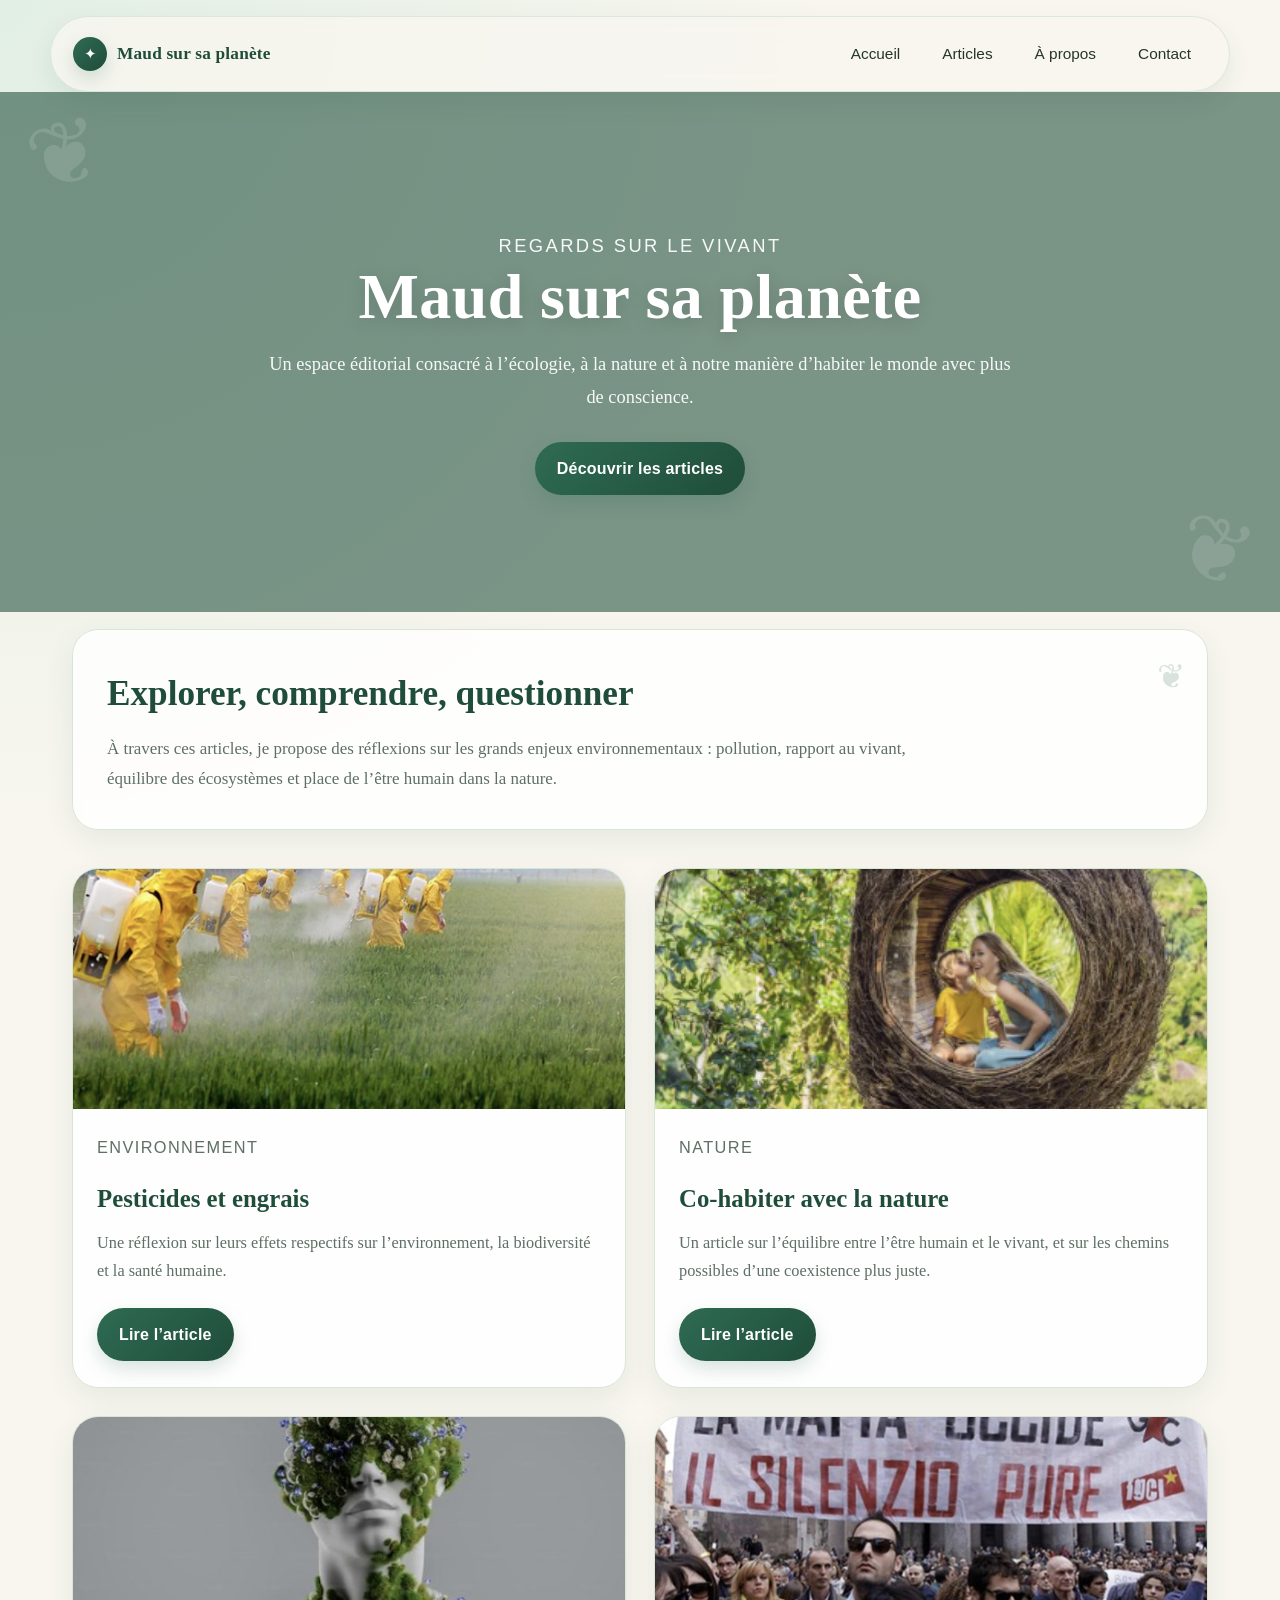
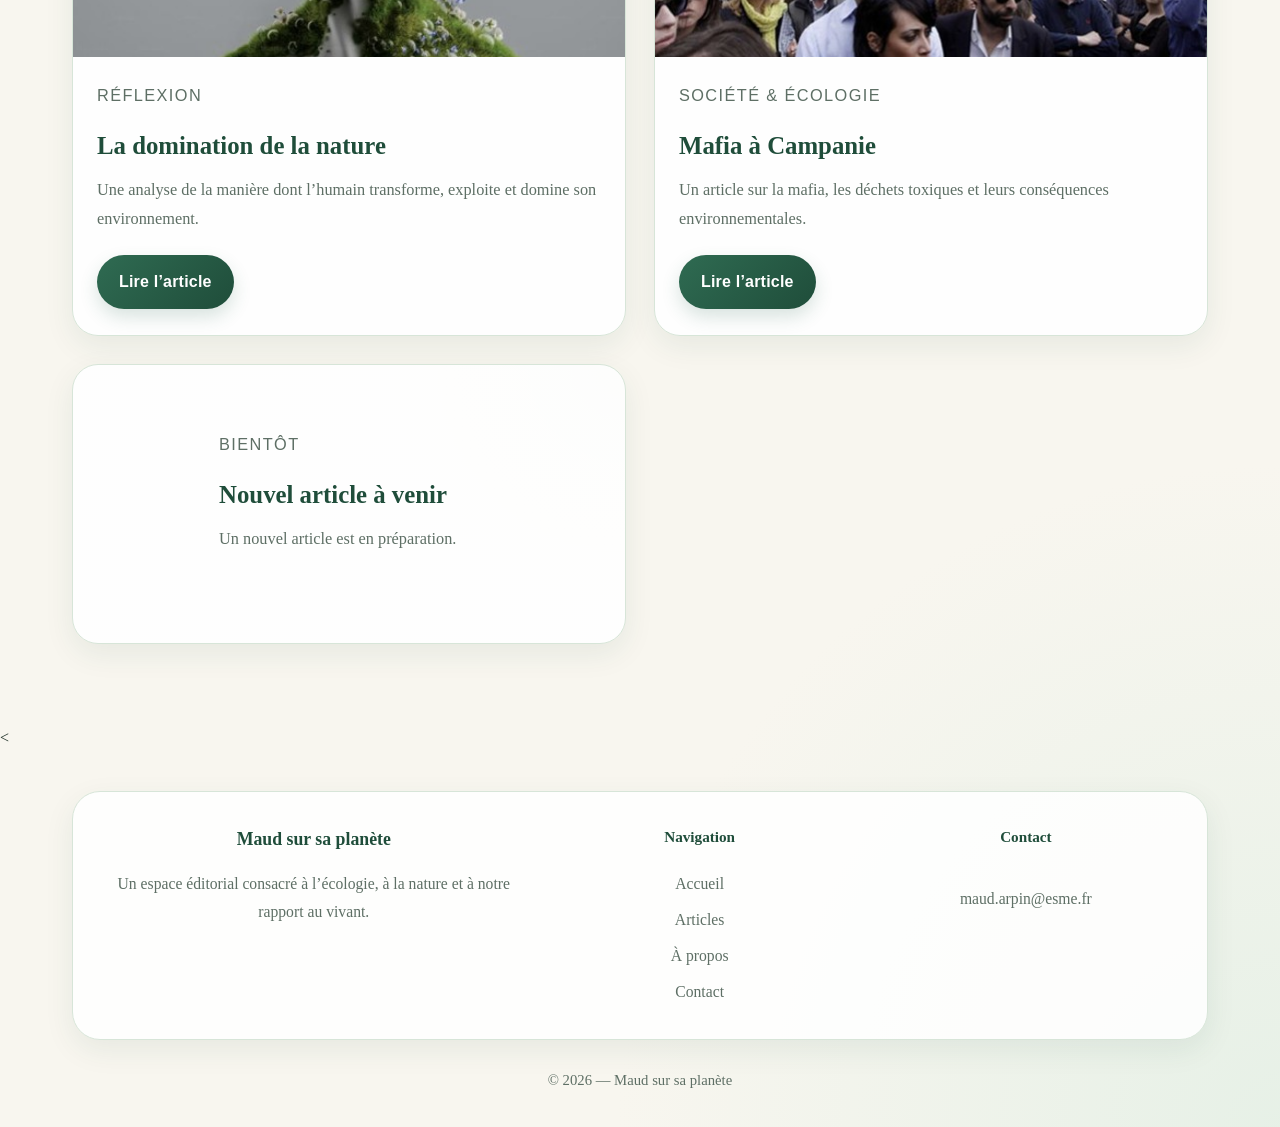
<file: index.html>
<!DOCTYPE html>
<html lang="fr">
<head>
  <meta charset="UTF-8" />
  <meta name="viewport" content="width=device-width, initial-scale=1.0" />

  <title>Maud sur sa planète | Articles sur l’environnement, la nature et l’écologie</title>
  <meta name="description" content="Découvrez des articles clairs et engagés sur l’environnement, la nature, l’écologie, les pesticides, les engrais et notre rapport au vivant." />
  <meta name="robots" content="index, follow" />
  <meta name="author" content="Maud" />

  <link rel="canonical" href="https://maudsursaplanete.github.io/Notre-planete/" />

  <meta property="og:title" content="Maud sur sa planète" />
  <meta property="og:description" content="Articles sur l’environnement, la nature et l’écologie." />
  <meta property="og:type" content="website" />
  <meta property="og:url" content="https://maudsursaplanete.github.io/Notre-planete/" />
  <meta property="og:image" content="https://maudsursaplanete.github.io/Notre-planete/images/pesticide-engrais.png" />

  <link rel="stylesheet" href="style.css?v=2" />
</head>

<body>

  <header class="site-header">
  <div class="header-container">
    <a href="index.html" class="site-brand">
      <span class="brand-mark">✦</span>
      <span class="brand-text">Maud sur sa planète</span>
    </a>

    <nav class="site-nav">
      <a href="index.html">Accueil</a>
      <a href="index.html#articles">Articles</a>
      <a href="apropos.html">À propos</a>
      <a href="contact.html">Contact</a>
    </nav>
  </div>
</header>

  <header class="hero">
    <div class="overlay">
      <p class="hero-kicker">Regards sur le vivant</p>
      <h1>Maud sur sa planète</h1>
      <p>
        Un espace éditorial consacré à l’écologie, à la nature et à notre manière
        d’habiter le monde avec plus de conscience.
      </p>
      <a href="#articles" class="btn hero-btn">Découvrir les articles</a>
    </div>
  </header>

  <main class="home">

    <section class="intro">
      <h2>Explorer, comprendre, questionner</h2>
      <p>
        À travers ces articles, je propose des réflexions sur les grands enjeux
        environnementaux : pollution, rapport au vivant, équilibre des écosystèmes
        et place de l’être humain dans la nature.
      </p>
    </section>

    <section class="articles-grid" id="articles">

      <article class="article-card">
        <img src="images/pesticide-engrais.png" alt="Pesticides et engrais" class="card-image" />
        <div class="article-card-content">
          <p class="card-tag">Environnement</p>
          <h3>Pesticides et engrais</h3>
          <p>
            Une réflexion sur leurs effets respectifs sur l’environnement, la biodiversité
            et la santé humaine.
          </p>
          <a href="articles/pesticide-et-engrais.html" class="btn">Lire l’article</a>
        </div>
      </article>

      <article class="article-card">
        <img src="images/cohabitation-nature.png" alt="Co-habiter avec la nature" class="card-image" />
        <div class="article-card-content">
          <p class="card-tag">Nature</p>
          <h3>Co-habiter avec la nature</h3>
          <p>
            Un article sur l’équilibre entre l’être humain et le vivant, et sur les
            chemins possibles d’une coexistence plus juste.
          </p>
          <a href="articles/co-habiter-avec-la-nature.html" class="btn">Lire l’article</a>
        </div>
      </article>

      <article class="article-card">
        <img src="images/domination-nature.jpg" alt="La domination de la nature" class="card-image" />
        <div class="article-card-content">
          <p class="card-tag">Réflexion</p>
          <h3>La domination de la nature</h3>
          <p>
            Une analyse de la manière dont l’humain transforme, exploite et domine
            son environnement.
          </p>
          <a href="articles/la-domination-de-la-nature.html" class="btn">Lire l’article</a>
        </div>
      </article>

      <article class="article-card">
        <img src="images/mafia.jpg" alt="Mafia à Campanie" class="card-image" />
        <div class="article-card-content">
          <p class="card-tag">Société & écologie</p>
          <h3>Mafia à Campanie</h3>
          <p>
            Un article sur la mafia, les déchets toxiques et leurs conséquences
            environnementales.
          </p>
          <a href="articles/mafia-a-Campanie.html" class="btn">Lire l’article</a>
        </div>
      </article>

      <article class="article-card article-card-soon">
        <div class="article-card-content">
          <p class="card-tag">Bientôt</p>
          <h3>Nouvel article à venir</h3>
          <p>
            Un nouvel article est en préparation. 
          </p>
        </div>
      </article>

    </section>

  </main>

  <<footer class="site-footer">
  <div class="footer-container">
    <div class="footer-brand">
      <h3>Maud sur sa planète</h3>
      <p>
        Un espace éditorial consacré à l’écologie, à la nature et à notre rapport au vivant.
      </p>
    </div>

    <div class="footer-links">
      <h4>Navigation</h4>
      <a href="index.html">Accueil</a>
      <a href="index.html#articles">Articles</a>
      <a href="apropos.html">À propos</a>
      <a href="contact.html">Contact</a>
    </div>

    <div class="footer-links">
      <h4>Contact</h4>
      <p>maud.arpin@esme.fr</p>
    </div>
  </div>

  <div class="footer-bottom">
    <p>© 2026 — Maud sur sa planète</p>
  </div>
</footer>

</body>
</html>
</file>
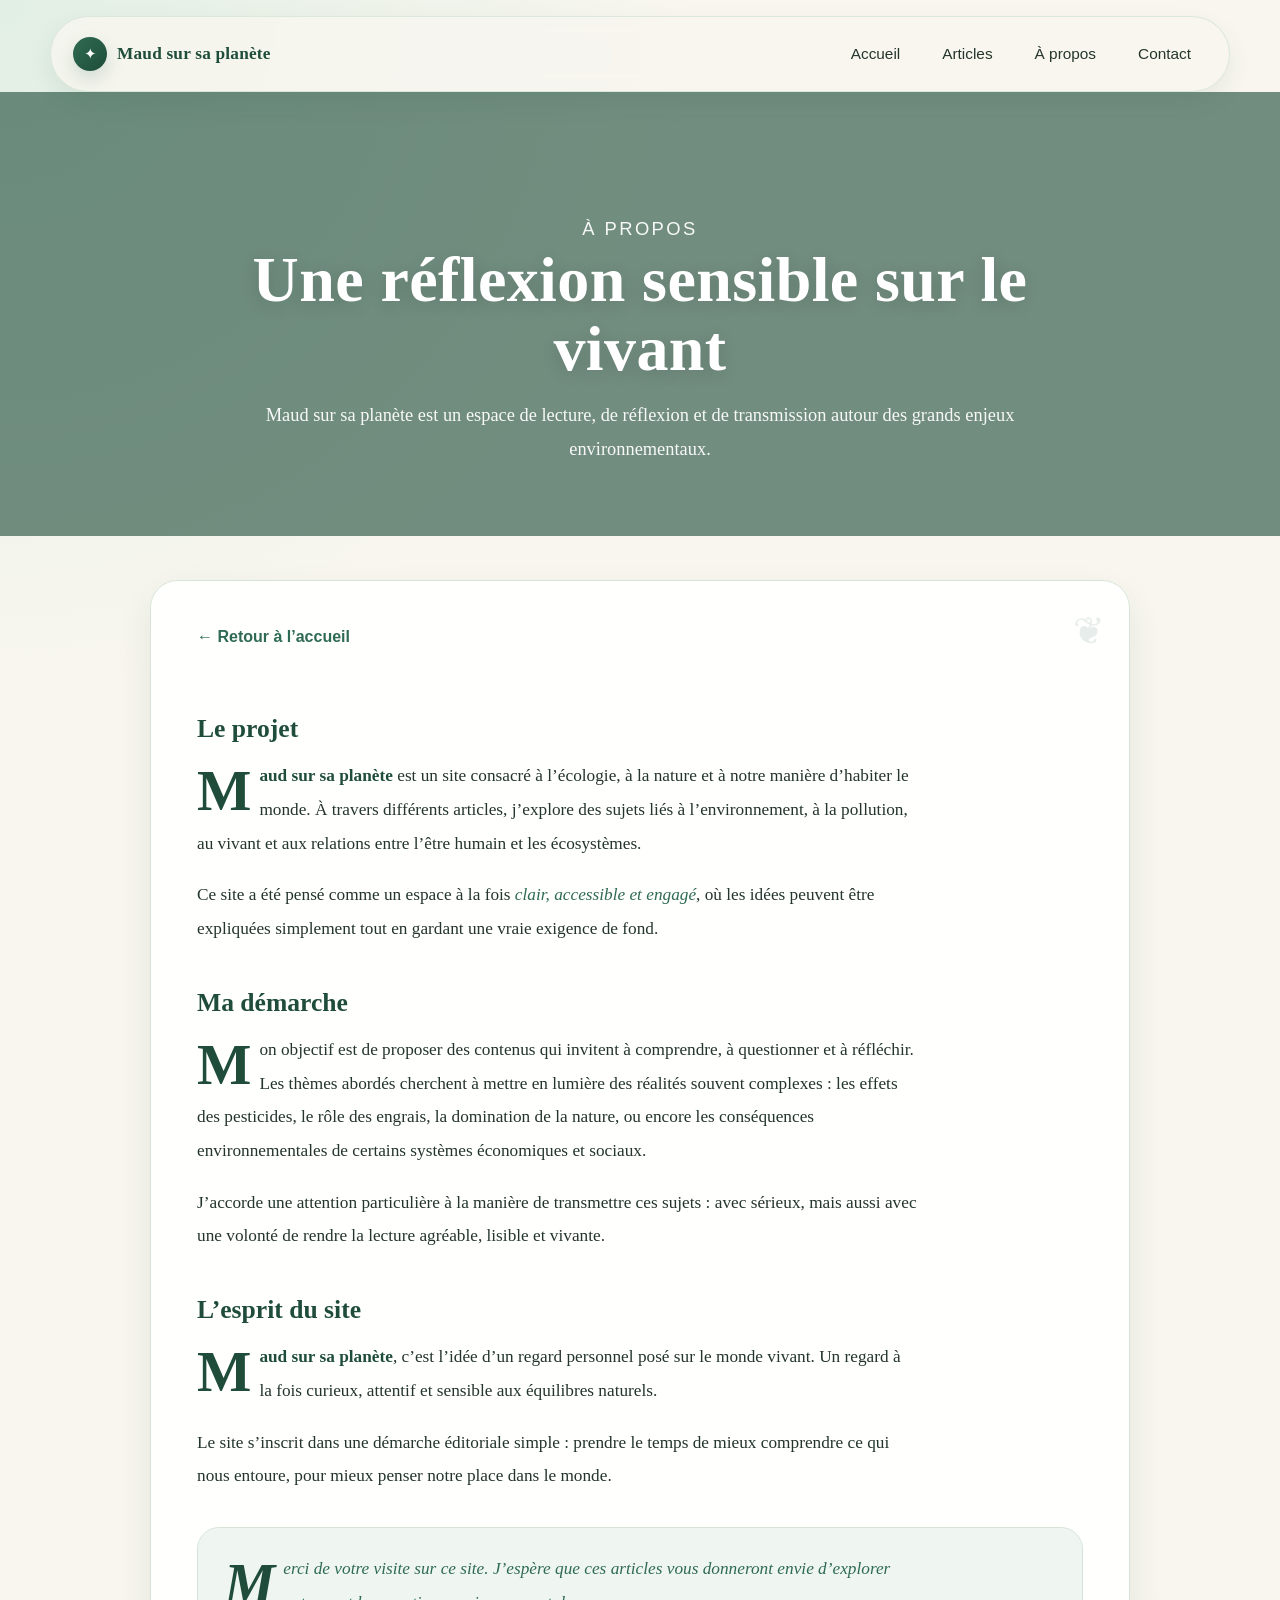
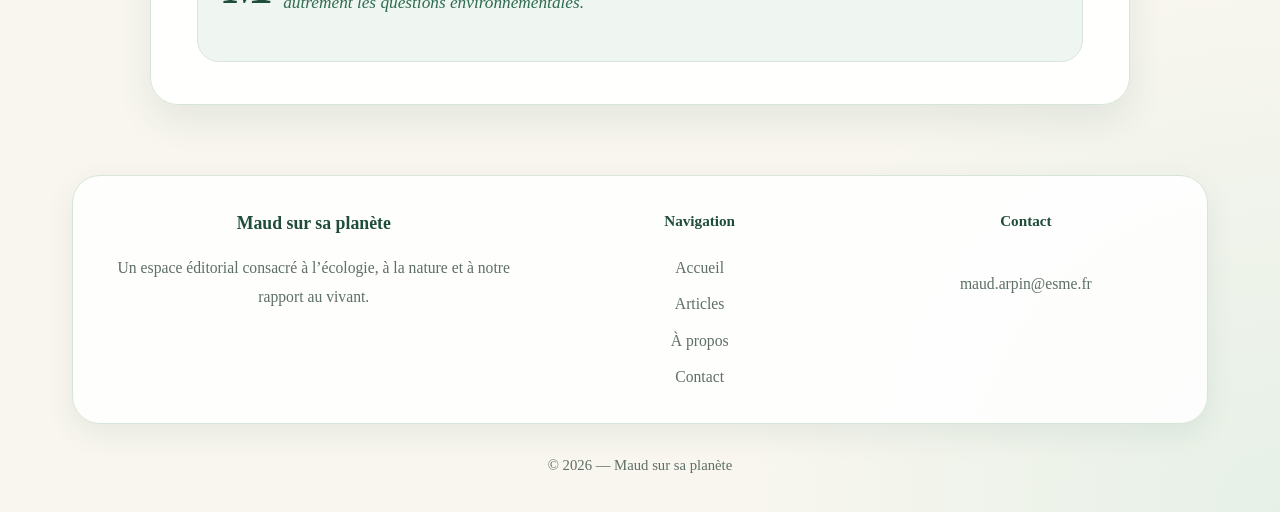
<file: apropos.html>
<!DOCTYPE html>
<html lang="fr">
<head>
  <meta charset="UTF-8" />
  <meta name="viewport" content="width=device-width, initial-scale=1.0" />

  <title>À propos | Maud sur sa planète</title>
  <meta name="description" content="En savoir plus sur Maud sur sa planète, un espace éditorial consacré à l’écologie, à la nature et à notre rapport au vivant." />
  <meta name="robots" content="index, follow" />
  <meta name="author" content="Maud" />

  <link rel="canonical" href="https://maudsursaplanete.github.io/Notre-planete/apropos.html" />

  <meta property="og:title" content="À propos | Maud sur sa planète" />
  <meta property="og:description" content="Découvrez l’univers, la démarche et l’ambition éditoriale de Maud sur sa planète." />
  <meta property="og:type" content="website" />
  <meta property="og:url" content="https://maudsursaplanete.github.io/Notre-planete/apropos.html" />
  <meta property="og:image" content="https://maudsursaplanete.github.io/Notre-planete/images/pesticide-engrais.png" />

  <link rel="stylesheet" href="style.css?v=2" />
</head>

<body>

  <header class="site-header">
  <div class="header-container">
    <a href="index.html" class="site-brand">
      <span class="brand-mark">✦</span>
      <span class="brand-text">Maud sur sa planète</span>
    </a>

    <nav class="site-nav">
      <a href="index.html">Accueil</a>
      <a href="index.html#articles">Articles</a>
      <a href="apropos.html">À propos</a>
      <a href="contact.html">Contact</a>
    </nav>
  </div>
</header>

  <section class="page-hero page-hero-small">
    <div class="overlay">
      <p class="hero-kicker">À propos</p>
      <h1>Une réflexion sensible sur le vivant</h1>
      <p>
        Maud sur sa planète est un espace de lecture, de réflexion et de transmission
        autour des grands enjeux environnementaux.
      </p>
    </div>
  </section>

  <main class="article-page about-page">
    <a href="index.html" class="back-link">← Retour à l’accueil</a>

    <section class="about-section">
      <h2>Le projet</h2>
      <p>
        <strong>Maud sur sa planète</strong> est un site consacré à l’écologie, à la nature
        et à notre manière d’habiter le monde. À travers différents articles, j’explore
        des sujets liés à l’environnement, à la pollution, au vivant et aux relations
        entre l’être humain et les écosystèmes.
      </p>

      <p>
        Ce site a été pensé comme un espace à la fois <em>clair, accessible et engagé</em>,
        où les idées peuvent être expliquées simplement tout en gardant une vraie exigence
        de fond.
      </p>
    </section>

    <section class="about-section">
      <h2>Ma démarche</h2>
      <p>
        Mon objectif est de proposer des contenus qui invitent à comprendre, à questionner
        et à réfléchir. Les thèmes abordés cherchent à mettre en lumière des réalités
        souvent complexes : les effets des pesticides, le rôle des engrais, la domination
        de la nature, ou encore les conséquences environnementales de certains systèmes
        économiques et sociaux.
      </p>

      <p>
        J’accorde une attention particulière à la manière de transmettre ces sujets :
        avec sérieux, mais aussi avec une volonté de rendre la lecture agréable, lisible
        et vivante.
      </p>
    </section>

    <section class="about-section">
      <h2>L’esprit du site</h2>
      <p>
        <strong>Maud sur sa planète</strong>, c’est l’idée d’un regard personnel posé sur
        le monde vivant. Un regard à la fois curieux, attentif et sensible aux équilibres
        naturels.
      </p>

      <p>
        Le site s’inscrit dans une démarche éditoriale simple :
        prendre le temps de mieux comprendre ce qui nous entoure,
        pour mieux penser notre place dans le monde.
      </p>
    </section>

    <section class="about-section about-note">
      <p>
        <em>
          Merci de votre visite sur ce site. J’espère que ces articles vous donneront
          envie d’explorer autrement les questions environnementales.
        </em>
      </p>
    </section>
  </main>

  <footer class="site-footer">
    <div class="footer-container">
      <div class="footer-brand">
        <h3>Maud sur sa planète</h3>
        <p>
          Un espace éditorial consacré à l’écologie, à la nature et à notre rapport au vivant.
        </p>
      </div>

      <div class="footer-links">
        <h4>Navigation</h4>
        <a href="index.html">Accueil</a>
        <a href="index.html#articles">Articles</a>
        <a href="apropos.html">À propos</a>
        <a href="contact.html">Contact</a>
      </div>

      <div class="footer-links">
        <h4>Contact</h4>
        <p>maud.arpin@esme.fr</p>
      </div>
    </div>

    <div class="footer-bottom">
      <p>© 2026 — Maud sur sa planète</p>
    </div>
  </footer>

</body>
</html>
</file>
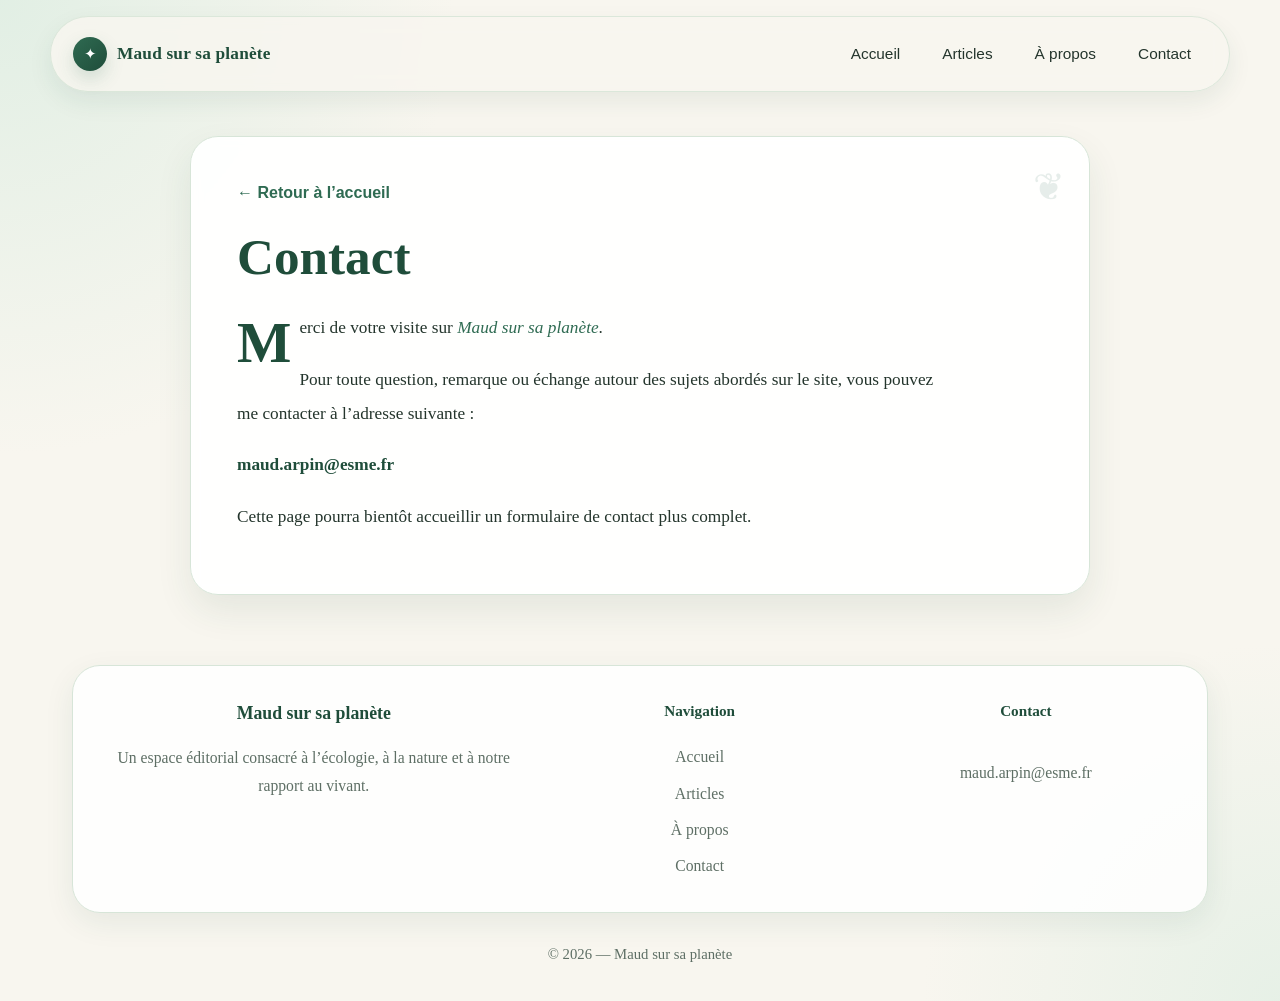
<file: contact.html>
<!DOCTYPE html>
<html lang="fr">
<head>
  <meta charset="UTF-8" />
  <meta name="viewport" content="width=device-width, initial-scale=1.0" />

  <title>Contact | Maud sur sa planète</title>
  <meta name="description" content="Contacter Maud sur sa planète." />
  <meta name="robots" content="index, follow" />
  <link rel="canonical" href="https://maudsursaplanete.github.io/Notre-planete/contact.html" />

  <link rel="stylesheet" href="style.css?v=2" />
</head>
<body>

  <header class="site-header">
  <div class="header-container">
    <a href="index.html" class="site-brand">
      <span class="brand-mark">✦</span>
      <span class="brand-text">Maud sur sa planète</span>
    </a>

    <nav class="site-nav">
      <a href="index.html">Accueil</a>
      <a href="index.html#articles">Articles</a>
      <a href="apropos.html">À propos</a>
      <a href="contact.html">Contact</a>
    </nav>
  </div>
</header>

  <main class="article-page">
    <a href="index.html" class="back-link">← Retour à l’accueil</a>

    <h1>Contact</h1>

    <p>
      Merci de votre visite sur <em>Maud sur sa planète</em>.
    </p>

    <p>
      Pour toute question, remarque ou échange autour des sujets abordés sur le site,
      vous pouvez me contacter à l’adresse suivante :
    </p>

    <p>
      <strong>maud.arpin@esme.fr</strong>
    </p>

    <p>
      Cette page pourra bientôt accueillir un formulaire de contact plus complet.
    </p>
  </main>

  <footer class="site-footer">
  <div class="footer-container">
    <div class="footer-brand">
      <h3>Maud sur sa planète</h3>
      <p>
        Un espace éditorial consacré à l’écologie, à la nature et à notre rapport au vivant.
      </p>
    </div>

    <div class="footer-links">
      <h4>Navigation</h4>
      <a href="index.html">Accueil</a>
      <a href="index.html#articles">Articles</a>
      <a href="apropos.html">À propos</a>
      <a href="contact.html">Contact</a>
    </div>

    <div class="footer-links">
      <h4>Contact</h4>
      <p>maud.arpin@esme.fr</p>
    </div>
  </div>

  <div class="footer-bottom">
    <p>© 2026 — Maud sur sa planète</p>
  </div>
</footer>

</body>
</html>
</file>
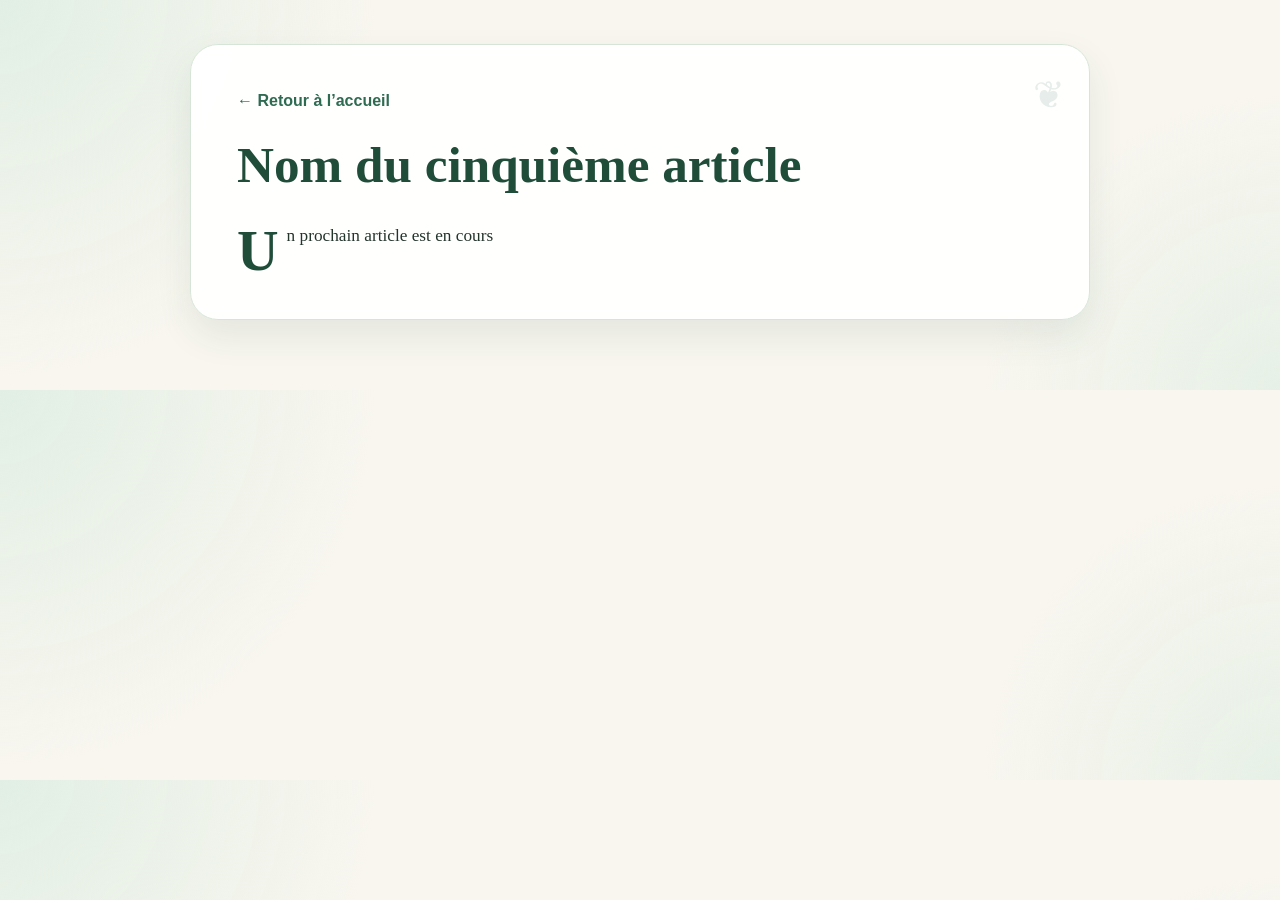
<file: articles/article5.html>
<!DOCTYPE html>
<html lang="fr">
<head>
  <meta charset="UTF-8" />
  <meta name="viewport" content="width=device-width, initial-scale=1.0" />

  <title>Pesticides et engrais : lequel est le plus polluant ?</title>
  <meta name="description" content="Comparaison claire entre pesticides et engrais : pollution, impacts sur les écosystèmes et conséquences sur l’environnement." />
  <meta name="robots" content="index, follow" />

  <link rel="canonical" href="https://maudsursaplanete.github.io/Notre-planete/articles/pesticide-et-engrais.html" />

  <meta property="og:title" content="Pesticides et engrais : lequel est le plus polluant ?" />
  <meta property="og:description" content="Une analyse des effets des pesticides et des engrais sur l’environnement." />
  <meta property="og:type" content="article" />
  <meta property="og:url" content="https://maudsursaplanete.github.io/Notre-planete/articles/pesticide-et-engrais.html" />
  <meta property="og:image" content="https://maudsursaplanete.github.io/Notre-planete/images/pesticide-engrais.png" />

  <link rel="stylesheet" href="../style.css?v=2" />
</head>
<body>

  <main class="article-page">
    <a href="../index.html" class="back-link">← Retour à l’accueil</a>

    <h1>Nom du cinquième article</h1>

    
    <p>
      Un prochain article est en cours
    </p>
  </main>

</body>
</html>
</file>
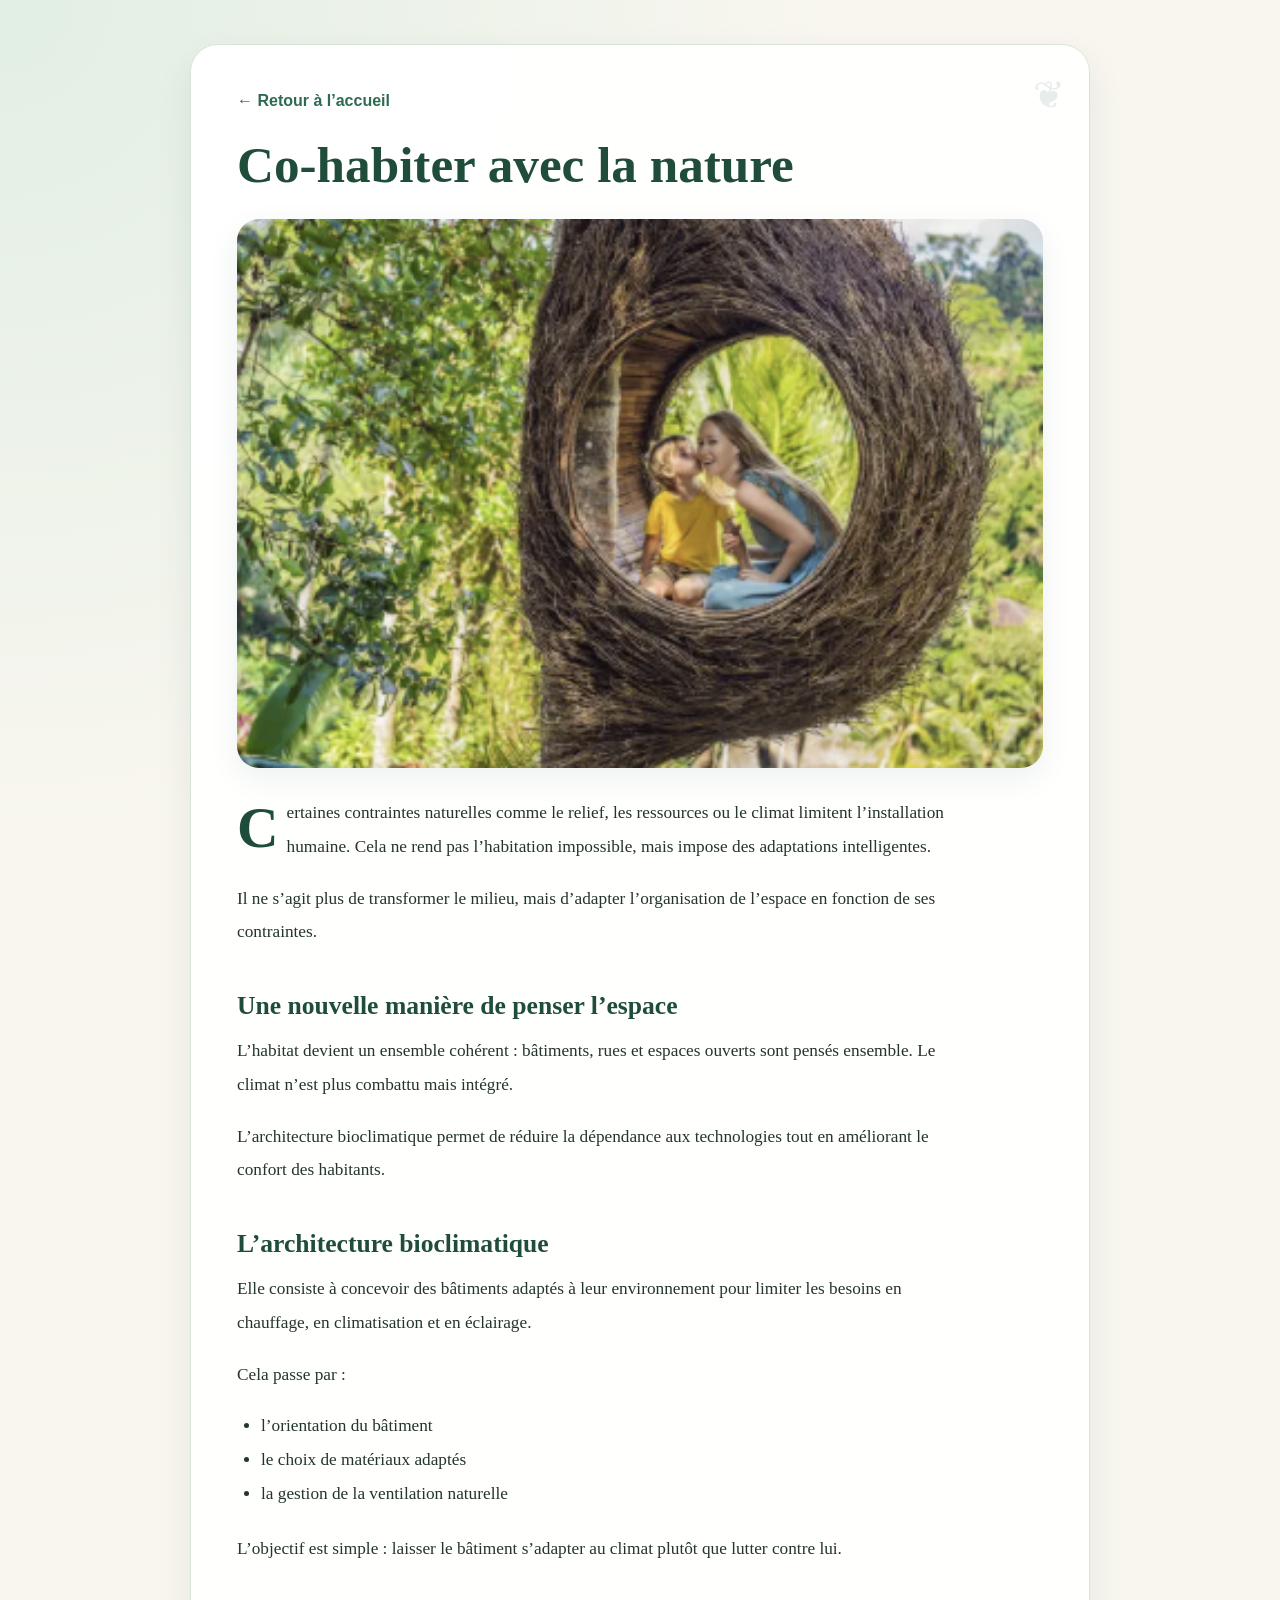
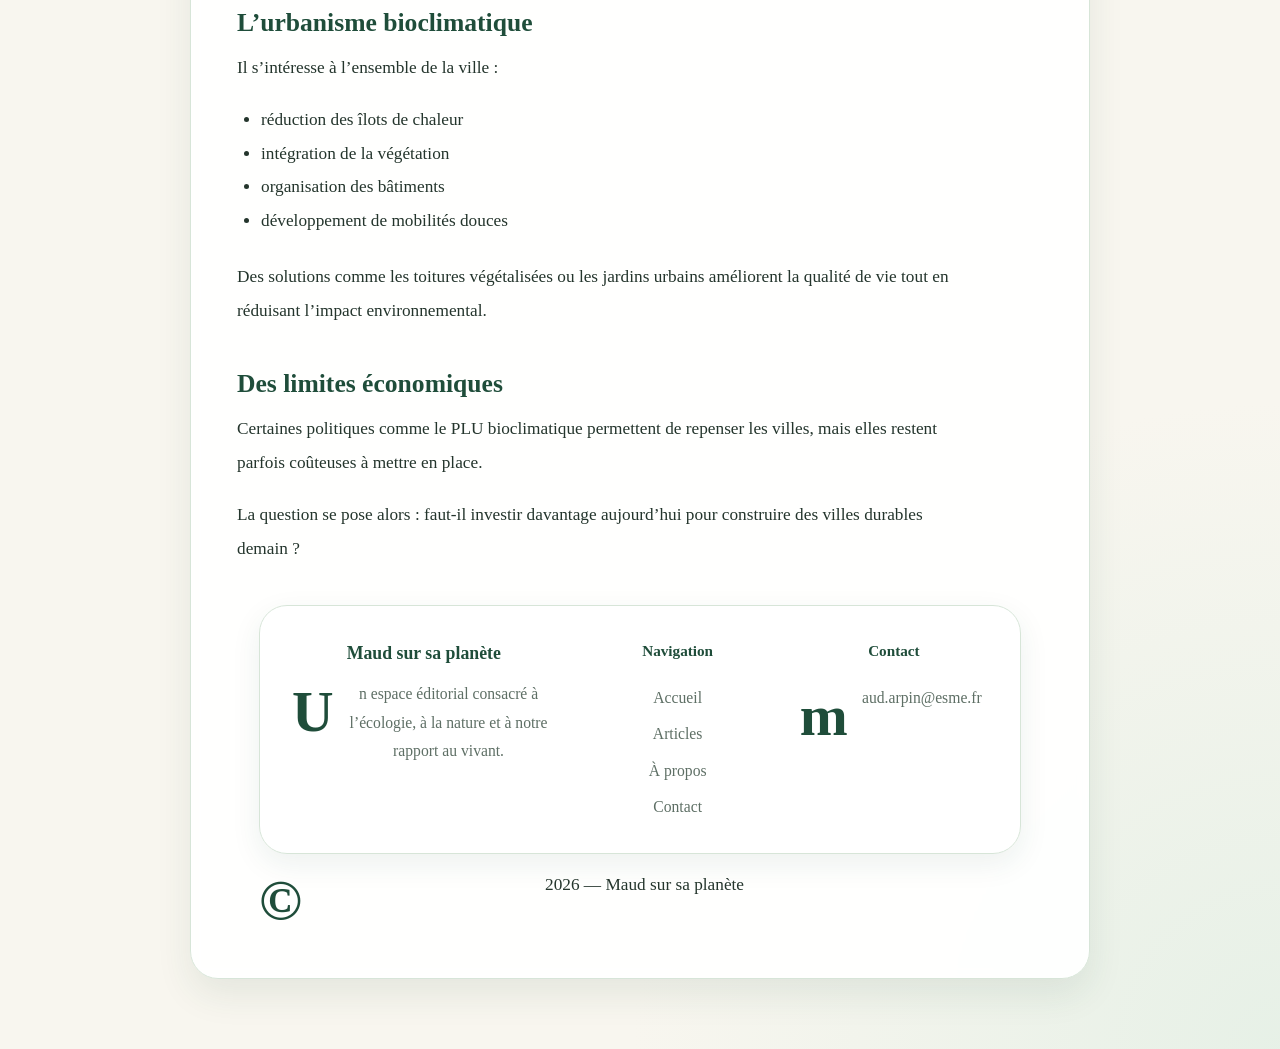
<file: articles/co-habiter-avec-la-nature.html>
<!DOCTYPE html>
<html lang="fr">
<head>
  <meta charset="UTF-8" />
  <meta name="viewport" content="width=device-width, initial-scale=1.0" />

  <title>Cohabiter avec la nature | Maud sur sa planète</title>
  <meta
    name="description"
    content="Réflexion sur la manière de mieux cohabiter avec la nature, préserver les écosystèmes et repenser notre place dans le vivant."
  />
  <meta name="robots" content="index, follow" />
  <meta name="author" content="Maud" />

  <link
    rel="canonical"
    href="https://maudsursaplanete.github.io/Notre-planete/articles/co-habiter-avec-la-nature.html"
  />

  <meta property="og:title" content="Cohabiter avec la nature" />
  <meta
    property="og:description"
    content="Un article sur notre relation à la nature et les moyens de mieux protéger les écosystèmes."
  />
  <meta property="og:type" content="article" />
  <meta
    property="og:url"
    content="https://maudsursaplanete.github.io/Notre-planete/articles/co-habiter-avec-la-nature.html"
  />
  <meta
    property="og:image"
    content="https://maudsursaplanete.github.io/Notre-planete/images/cohabiter-nature.png"
  />

  <link rel="stylesheet" href="../style.css?v=2" />
</head>
<body>

  <main class="article-page">
    <a href="../index.html" class="back-link">← Retour à l’accueil</a>

    <h1>Co-habiter avec la nature</h1>

        <img src="../images/cohabitation-nature.png" class="article-image" alt="Paysage naturel">

    <p>
      Certaines contraintes naturelles comme le relief, les ressources ou le climat limitent
      l’installation humaine. Cela ne rend pas l’habitation impossible, mais impose des
      adaptations intelligentes.
    </p>

    <p>
      Il ne s’agit plus de transformer le milieu, mais d’adapter l’organisation de l’espace
      en fonction de ses contraintes.
    </p>

    <h2>Une nouvelle manière de penser l’espace</h2>

    <p>
      L’habitat devient un ensemble cohérent : bâtiments, rues et espaces ouverts sont pensés
      ensemble. Le climat n’est plus combattu mais intégré.
    </p>

    <p>
      L’architecture bioclimatique permet de réduire la dépendance aux technologies tout en
      améliorant le confort des habitants.
    </p>

    <h2>L’architecture bioclimatique</h2>

    <p>
      Elle consiste à concevoir des bâtiments adaptés à leur environnement pour limiter
      les besoins en chauffage, en climatisation et en éclairage.
    </p>

    <p>
      Cela passe par :
    </p>

    <ul>
      <li>l’orientation du bâtiment</li>
      <li>le choix de matériaux adaptés</li>
      <li>la gestion de la ventilation naturelle</li>
    </ul>

    <p>
      L’objectif est simple : laisser le bâtiment s’adapter au climat plutôt que lutter contre lui.
    </p>

    <h2>L’urbanisme bioclimatique</h2>

    <p>
      Il s’intéresse à l’ensemble de la ville :
    </p>

    <ul>
      <li>réduction des îlots de chaleur</li>
      <li>intégration de la végétation</li>
      <li>organisation des bâtiments</li>
      <li>développement de mobilités douces</li>
    </ul>

    <p>
      Des solutions comme les toitures végétalisées ou les jardins urbains améliorent
      la qualité de vie tout en réduisant l’impact environnemental.
    </p>

    <h2>Des limites économiques</h2>

    <p>
      Certaines politiques comme le PLU bioclimatique permettent de repenser les villes,
      mais elles restent parfois coûteuses à mettre en place.
    </p>

    <p>
      La question se pose alors :
      faut-il investir davantage aujourd’hui pour construire des villes durables demain ?
    </p>

    <footer class="site-footer">
  <div class="footer-container">
    <div class="footer-brand">
      <h3>Maud sur sa planète</h3>
      <p>
        Un espace éditorial consacré à l’écologie, à la nature et à notre rapport au vivant.
      </p>
    </div>

    <div class="footer-links">
      <h4>Navigation</h4>
      <a href="../index.html">Accueil</a>
      <a href="../index.html#articles">Articles</a>
      <a href="../apropos.html">À propos</a>
      <a href="../contact.html">Contact</a>
    </div>

    <div class="footer-links">
      <h4>Contact</h4>
      <p>maud.arpin@esme.fr</p>
    </div>
  </div>

  <div class="footer-bottom">
    <p>© 2026 — Maud sur sa planète</p>
  </div>
</footer>
  </main>

</body>
</html>
</file>
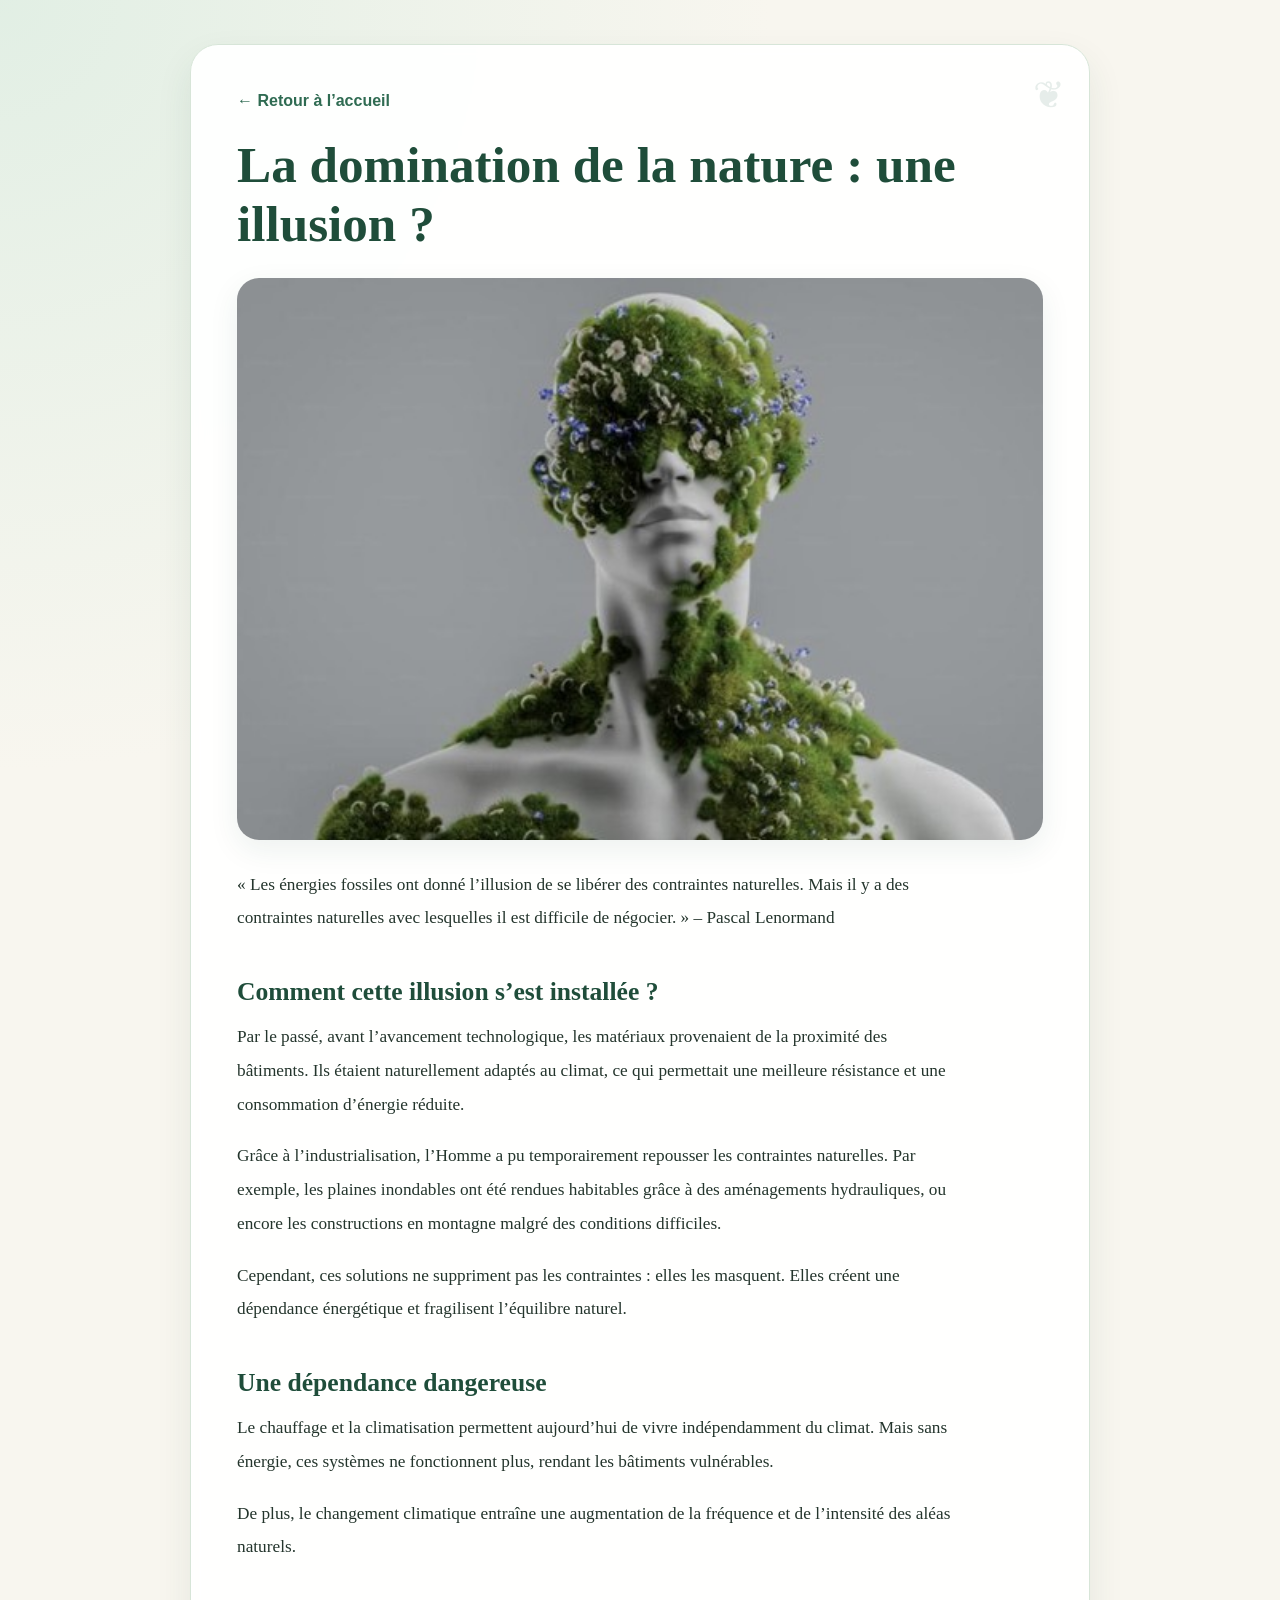
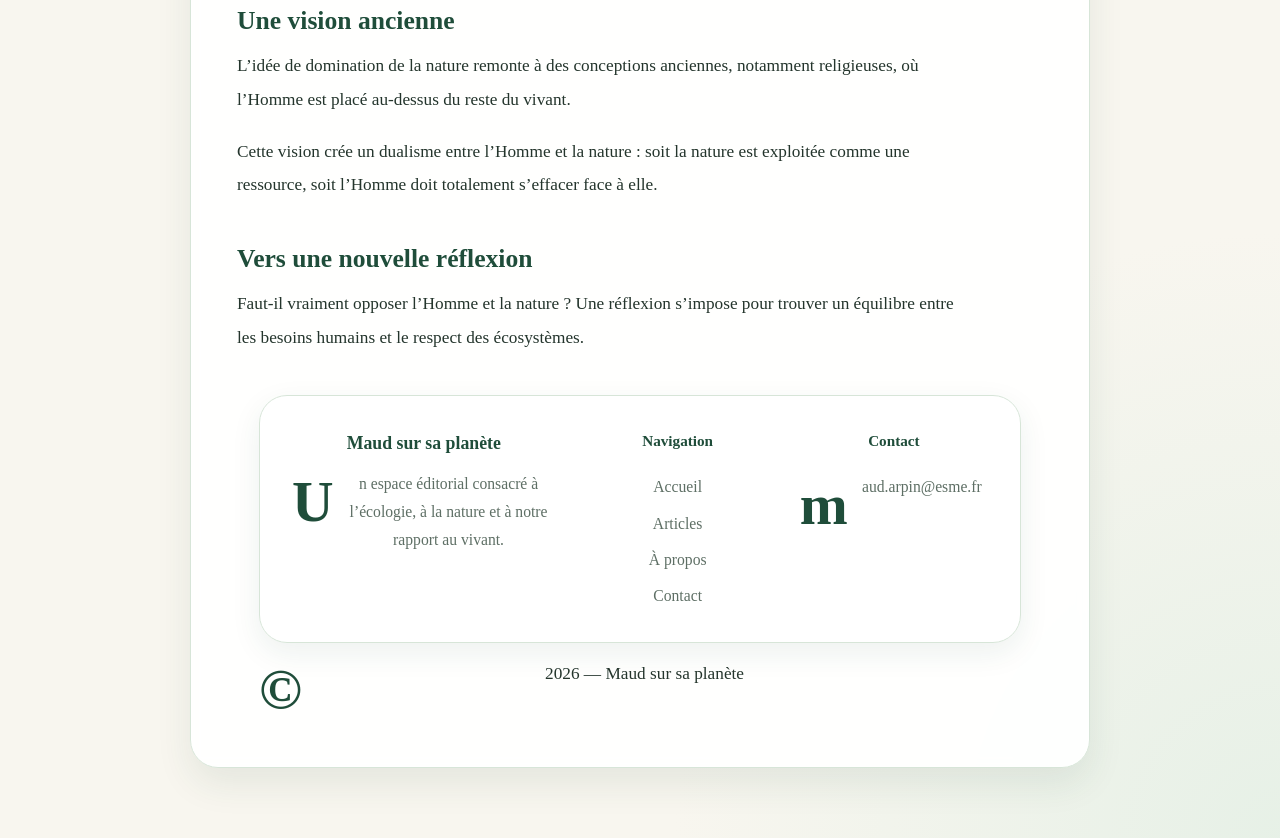
<file: articles/la-domination-de-la-nature.html>
<!DOCTYPE html>
<html lang="fr">
<head>
  <meta charset="UTF-8" />
  <meta name="viewport" content="width=device-width, initial-scale=1.0" />

  <title>La domination de la nature | Maud sur sa planète</title>
  <meta
    name="description"
    content="Analyse de la domination humaine sur la nature, de ses conséquences écologiques et des limites de ce modèle."
  />
  <meta name="robots" content="index, follow" />
  <meta name="author" content="Maud" />

  <link
    rel="canonical"
    href="https://maudsursaplanete.github.io/Notre-planete/articles/la-domination-de-la-nature.html"
  />

  <meta property="og:title" content="La domination de la nature" />
  <meta
    property="og:description"
    content="Une réflexion sur la domination humaine du vivant et ses effets sur l’environnement."
  />
  <meta property="og:type" content="article" />
  <meta
    property="og:url"
    content="https://maudsursaplanete.github.io/Notre-planete/articles/la-domination-de-la-nature.html"
  />
  <meta
    property="og:image"
    content="https://maudsursaplanete.github.io/Notre-planete/images/domination-nature.png"
  />

  <link rel="stylesheet" href="../style.css?v=2" />
</head>
<body>

  <main class="article-page">
    <a href="../index.html" class="back-link">← Retour à l’accueil</a>

    <h1>La domination de la nature : une illusion ?</h1>

    <img src="../images/domination-nature.jpg" class="article-image" alt="Paysage naturel">

    <p>
      « Les énergies fossiles ont donné l’illusion de se libérer des contraintes naturelles.
      Mais il y a des contraintes naturelles avec lesquelles il est difficile de négocier. »
      – Pascal Lenormand
    </p>

    <h2>Comment cette illusion s’est installée ?</h2>

    <p>
      Par le passé, avant l’avancement technologique, les matériaux provenaient de la proximité
      des bâtiments. Ils étaient naturellement adaptés au climat, ce qui permettait une meilleure
      résistance et une consommation d’énergie réduite.
    </p>

    <p>
      Grâce à l’industrialisation, l’Homme a pu temporairement repousser les contraintes naturelles.
      Par exemple, les plaines inondables ont été rendues habitables grâce à des aménagements
      hydrauliques, ou encore les constructions en montagne malgré des conditions difficiles.
    </p>

    <p>
      Cependant, ces solutions ne suppriment pas les contraintes : elles les masquent.
      Elles créent une dépendance énergétique et fragilisent l’équilibre naturel.
    </p>

    <h2>Une dépendance dangereuse</h2>

    <p>
      Le chauffage et la climatisation permettent aujourd’hui de vivre indépendamment du climat.
      Mais sans énergie, ces systèmes ne fonctionnent plus, rendant les bâtiments vulnérables.
    </p>

    <p>
      De plus, le changement climatique entraîne une augmentation de la fréquence et de
      l’intensité des aléas naturels.
    </p>

    <h2>Une vision ancienne</h2>

    <p>
      L’idée de domination de la nature remonte à des conceptions anciennes, notamment
      religieuses, où l’Homme est placé au-dessus du reste du vivant.
    </p>

    <p>
      Cette vision crée un dualisme entre l’Homme et la nature :
      soit la nature est exploitée comme une ressource,
      soit l’Homme doit totalement s’effacer face à elle.
    </p>

    <h2>Vers une nouvelle réflexion</h2>

    <p>
      Faut-il vraiment opposer l’Homme et la nature ?
      Une réflexion s’impose pour trouver un équilibre entre les besoins humains
      et le respect des écosystèmes. 

    <footer class="site-footer">
  <div class="footer-container">
    <div class="footer-brand">
      <h3>Maud sur sa planète</h3>
      <p>
        Un espace éditorial consacré à l’écologie, à la nature et à notre rapport au vivant.
      </p>
    </div>

    <div class="footer-links">
      <h4>Navigation</h4>
      <a href="../index.html">Accueil</a>
      <a href="../index.html#articles">Articles</a>
      <a href="../apropos.html">À propos</a>
      <a href="../contact.html">Contact</a>
    </div>

    <div class="footer-links">
      <h4>Contact</h4>
      <p>maud.arpin@esme.fr</p>
    </div>
  </div>

  <div class="footer-bottom">
    <p>© 2026 — Maud sur sa planète</p>
  </div>
</footer>

  </main>

</body>
</html>
  </main>

</body>
</html>
</file>
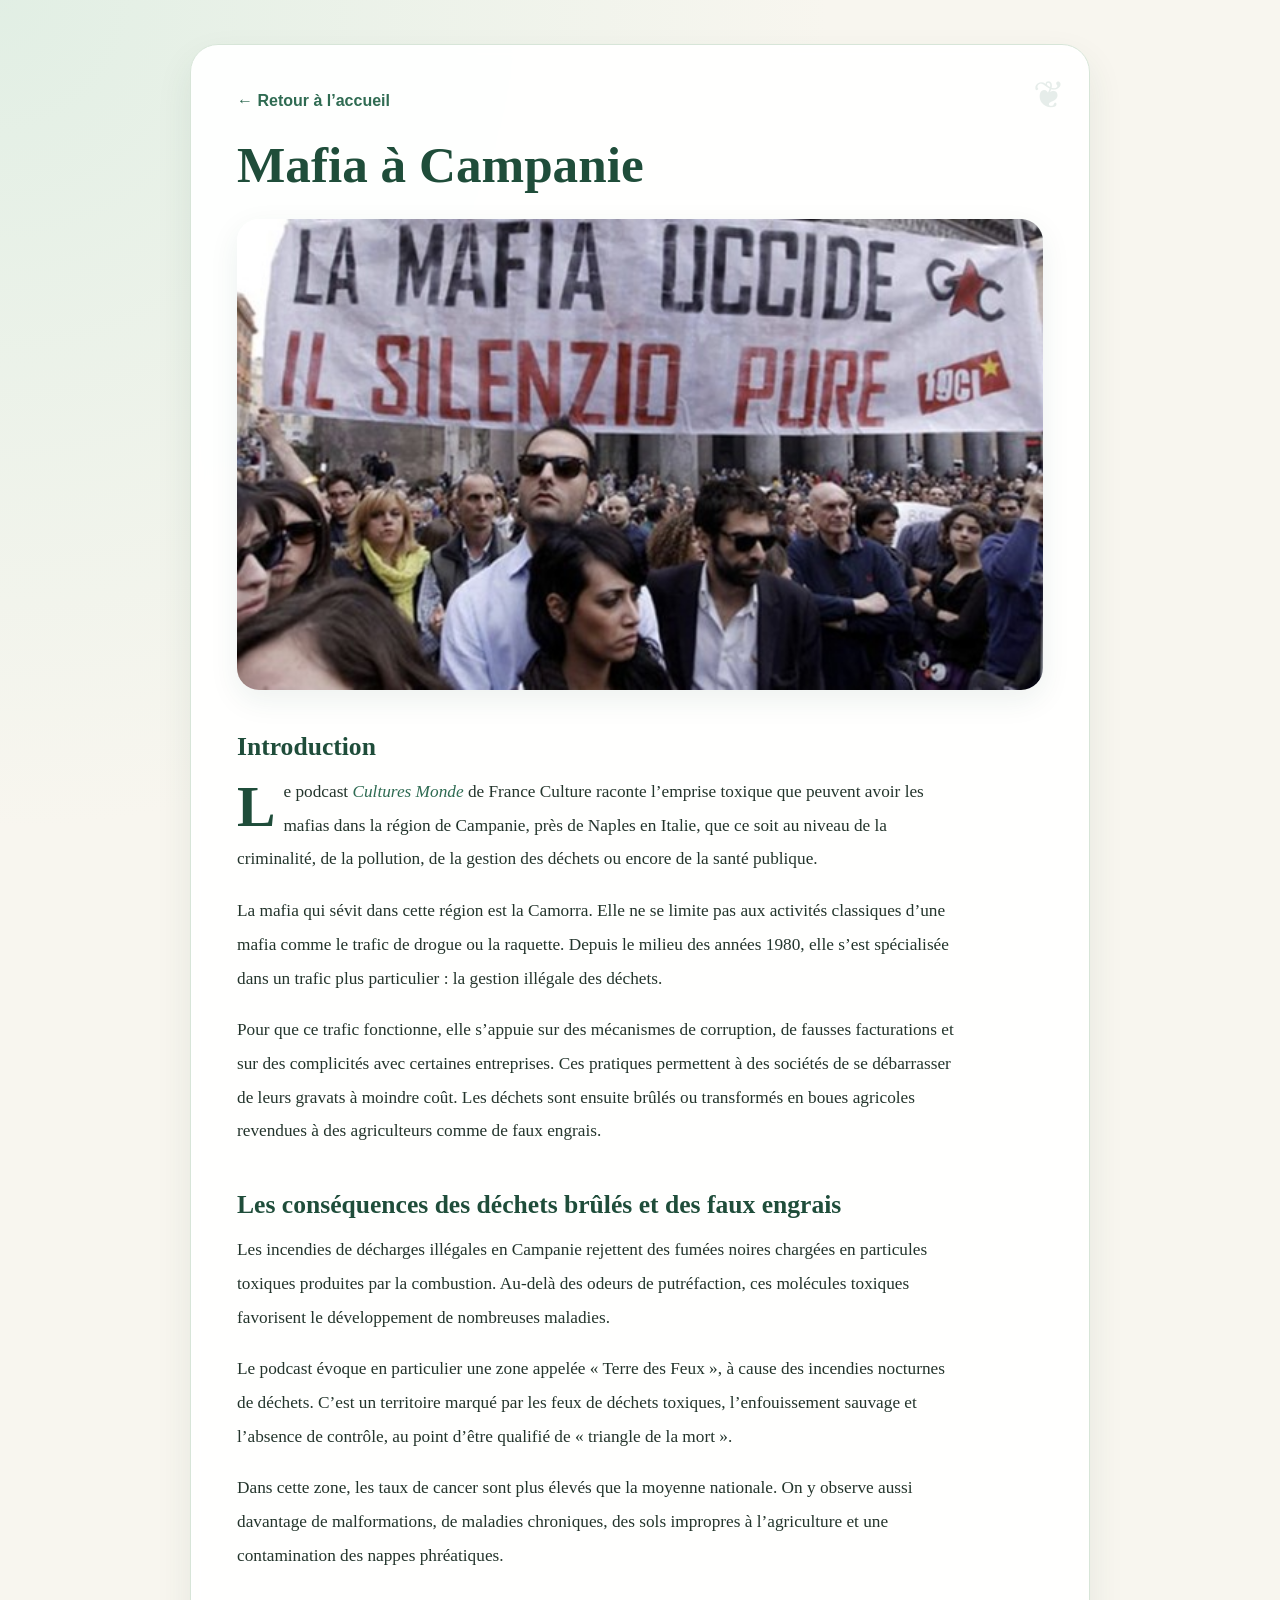
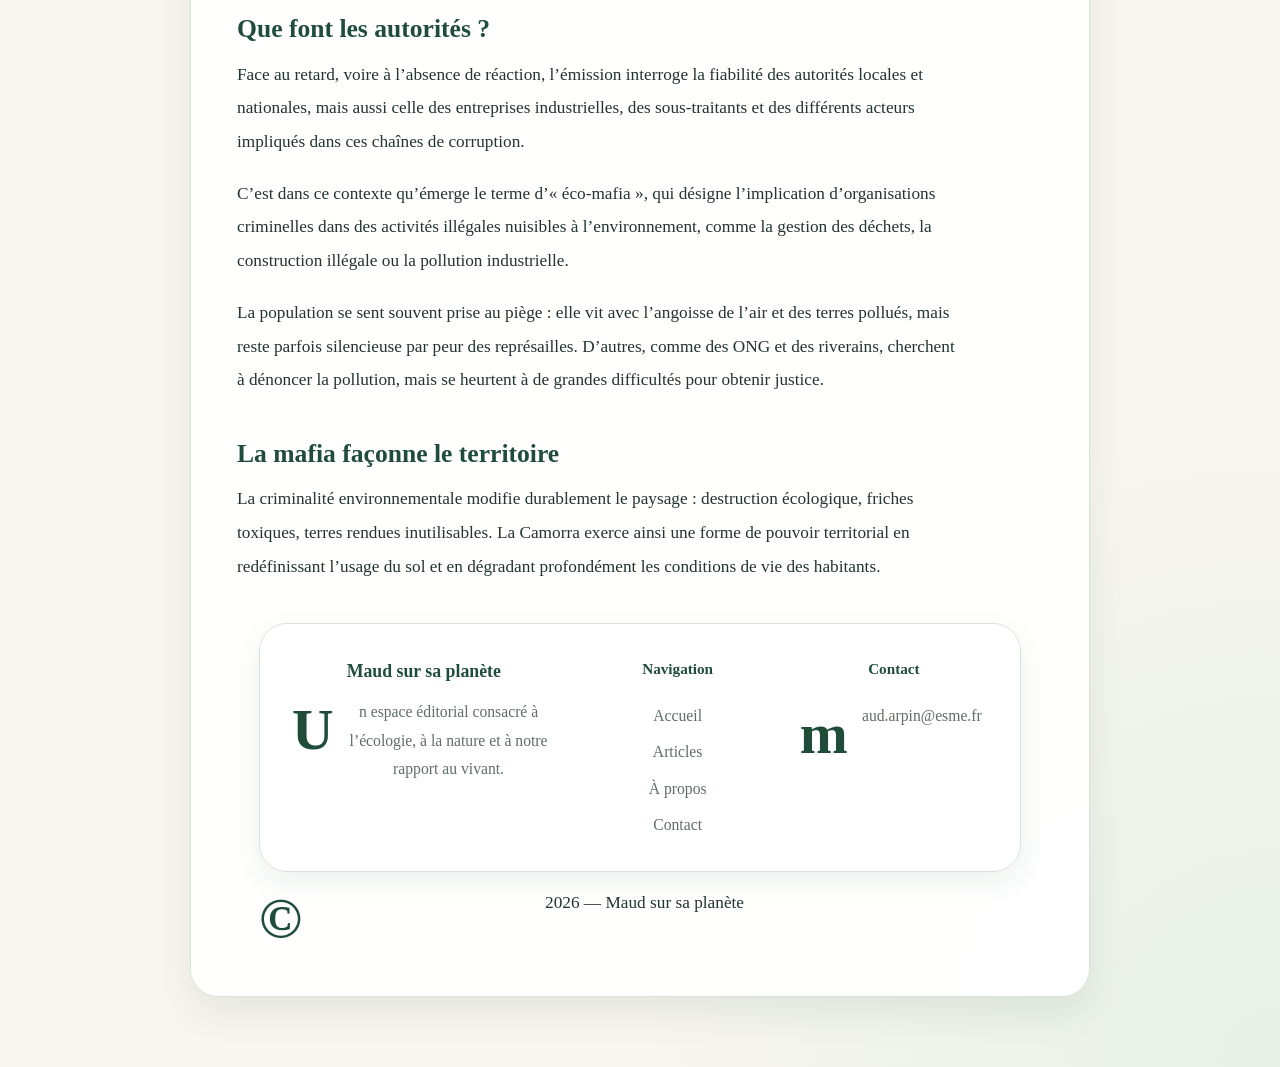
<file: articles/mafia-a-Campanie.html>
<!DOCTYPE html>
<html lang="fr">
<head>
  <meta charset="UTF-8" />
  <meta name="viewport" content="width=device-width, initial-scale=1.0" />

  <title>Mafia en Campanie : quels impacts sur l’environnement ? | Maud sur sa planète</title>
  <meta
    name="description"
    content="Étude des liens entre criminalité organisée, pollution, gestion des déchets et dégradation de l’environnement en Campanie."
  />
  <meta name="robots" content="index, follow" />
  <meta name="author" content="Maud" />

  <link
    rel="canonical"
    href="https://maudsursaplanete.github.io/Notre-planete/articles/mafia-a-Campanie.html"
  />

  <meta
    property="og:title"
    content="Mafia en Campanie : quels impacts sur l’environnement ?"
  />
  <meta
    property="og:description"
    content="Un article sur les effets environnementaux liés à la criminalité organisée en Campanie."
  />
  <meta property="og:type" content="article" />
  <meta
    property="og:url"
    content="https://maudsursaplanete.github.io/Notre-planete/articles/mafia-a-Campanie.html"
  />
  <meta
    property="og:image"
    content="https://maudsursaplanete.github.io/Notre-planete/images/mafia-campanie.png"
  />

  <link rel="stylesheet" href="../style.css?v=2" />
</head>
<body>

  <main class="article-page">
    <a href="../index.html" class="back-link">← Retour à l’accueil</a>

    <h1>Mafia à Campanie</h1>
                <img src="../images/mafia.jpg" class="article-image">

    <h2>Introduction</h2>
    <p>
      Le podcast <em>Cultures Monde</em> de France Culture raconte l’emprise toxique
      que peuvent avoir les mafias dans la région de Campanie, près de Naples en Italie,
      que ce soit au niveau de la criminalité, de la pollution, de la gestion des déchets
      ou encore de la santé publique.
    </p>

    <p>
      La mafia qui sévit dans cette région est la Camorra. Elle ne se limite pas aux activités
      classiques d’une mafia comme le trafic de drogue ou la raquette. Depuis le milieu des
      années 1980, elle s’est spécialisée dans un trafic plus particulier : la gestion illégale
      des déchets.
    </p>

    <p>
      Pour que ce trafic fonctionne, elle s’appuie sur des mécanismes de corruption,
      de fausses facturations et sur des complicités avec certaines entreprises.
      Ces pratiques permettent à des sociétés de se débarrasser de leurs gravats à moindre coût.
      Les déchets sont ensuite brûlés ou transformés en boues agricoles revendues à des agriculteurs
      comme de faux engrais.
    </p>

    <h2>Les conséquences des déchets brûlés et des faux engrais</h2>
    <p>
      Les incendies de décharges illégales en Campanie rejettent des fumées noires chargées
      en particules toxiques produites par la combustion. Au-delà des odeurs de putréfaction,
      ces molécules toxiques favorisent le développement de nombreuses maladies.
    </p>

    <p>
      Le podcast évoque en particulier une zone appelée « Terre des Feux », à cause des incendies
      nocturnes de déchets. C’est un territoire marqué par les feux de déchets toxiques,
      l’enfouissement sauvage et l’absence de contrôle, au point d’être qualifié de
      « triangle de la mort ».
    </p>

    <p>
      Dans cette zone, les taux de cancer sont plus élevés que la moyenne nationale.
      On y observe aussi davantage de malformations, de maladies chroniques,
      des sols impropres à l’agriculture et une contamination des nappes phréatiques.
    </p>

    <h2>Que font les autorités ?</h2>
    <p>
      Face au retard, voire à l’absence de réaction, l’émission interroge la fiabilité
      des autorités locales et nationales, mais aussi celle des entreprises industrielles,
      des sous-traitants et des différents acteurs impliqués dans ces chaînes de corruption.
    </p>

    <p>
      C’est dans ce contexte qu’émerge le terme d’« éco-mafia », qui désigne l’implication
      d’organisations criminelles dans des activités illégales nuisibles à l’environnement,
      comme la gestion des déchets, la construction illégale ou la pollution industrielle.
    </p>

    <p>
      La population se sent souvent prise au piège : elle vit avec l’angoisse de l’air
      et des terres pollués, mais reste parfois silencieuse par peur des représailles.
      D’autres, comme des ONG et des riverains, cherchent à dénoncer la pollution,
      mais se heurtent à de grandes difficultés pour obtenir justice.
    </p>

    <h2>La mafia façonne le territoire</h2>
    <p>
      La criminalité environnementale modifie durablement le paysage :
      destruction écologique, friches toxiques, terres rendues inutilisables.
      La Camorra exerce ainsi une forme de pouvoir territorial en redéfinissant
      l’usage du sol et en dégradant profondément les conditions de vie des habitants.
    </p>
    <footer class="site-footer">
  <div class="footer-container">
    <div class="footer-brand">
      <h3>Maud sur sa planète</h3>
      <p>
        Un espace éditorial consacré à l’écologie, à la nature et à notre rapport au vivant.
      </p>
    </div>

    <div class="footer-links">
      <h4>Navigation</h4>
      <a href="../index.html">Accueil</a>
      <a href="../index.html#articles">Articles</a>
      <a href="../apropos.html">À propos</a>
      <a href="../contact.html">Contact</a>
    </div>

    <div class="footer-links">
      <h4>Contact</h4>
      <p>maud.arpin@esme.fr</p>
    </div>
  </div>

  <div class="footer-bottom">
    <p>© 2026 — Maud sur sa planète</p>
  </div>
</footer>
  </main>

</body>
</html>
</file>
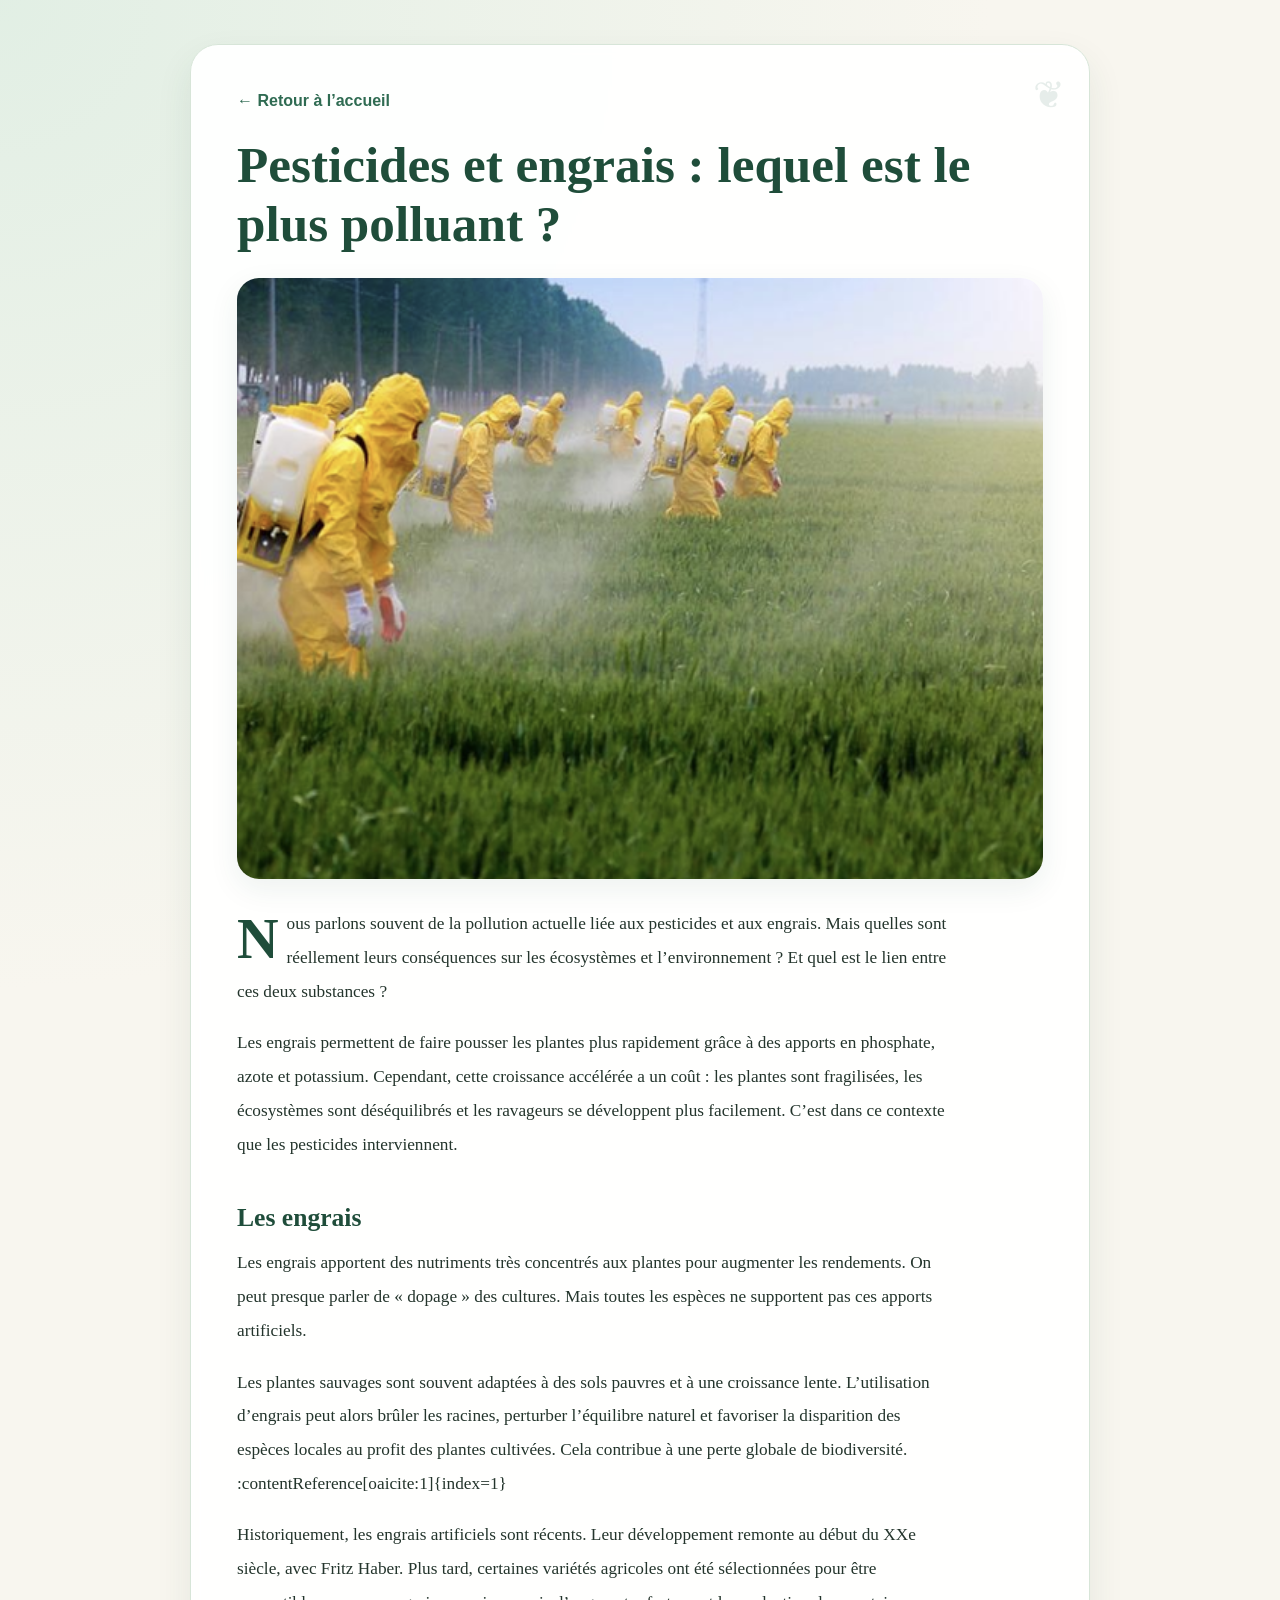
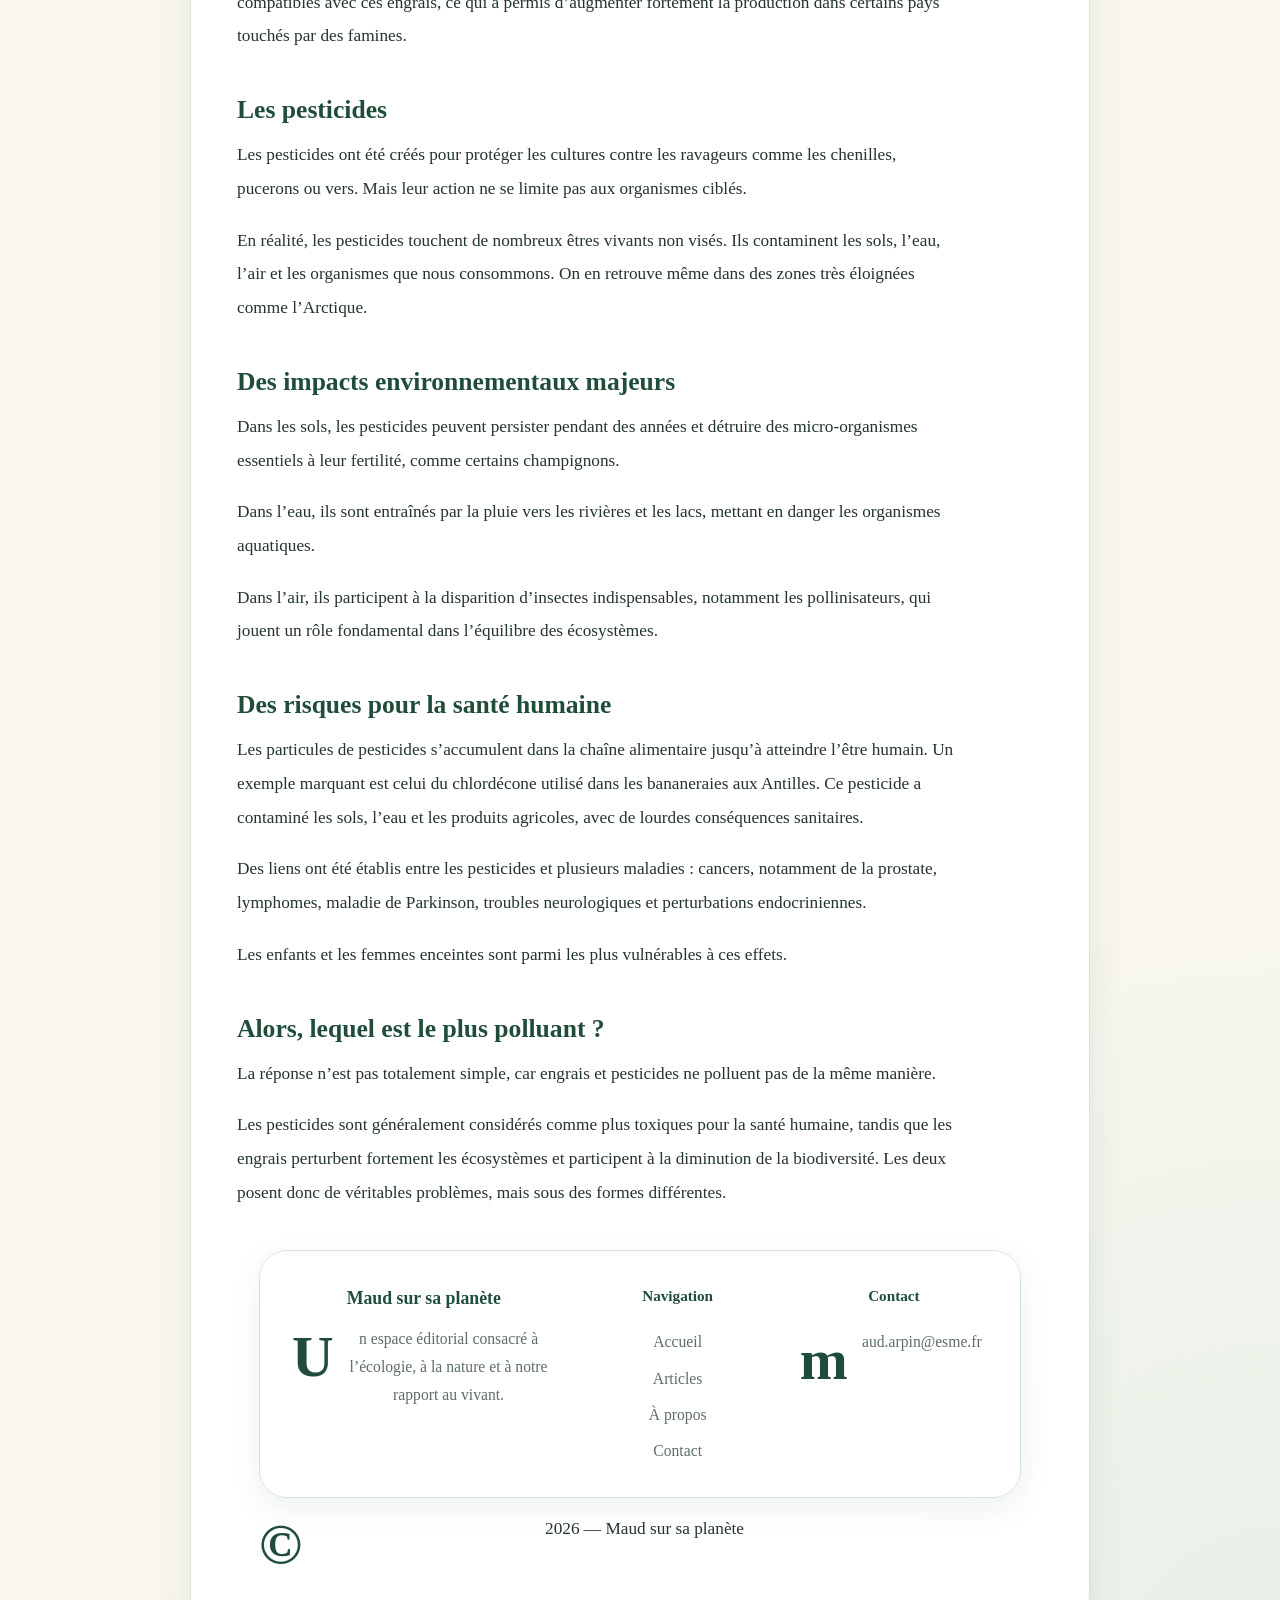
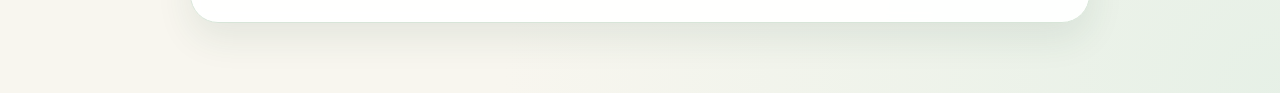
<file: articles/pesticide-et-engrais.html>
<!DOCTYPE html>
<html lang="fr">
<head>
  <meta charset="UTF-8" />
  <meta name="viewport" content="width=device-width, initial-scale=1.0" />

  <title>Pesticides et engrais : lequel est le plus polluant ? | Maud sur sa planète</title>
  <meta
    name="description"
    content="Comparaison claire entre pesticides et engrais : pollution, impacts sur les écosystèmes et conséquences sur l’environnement."
  />
  <meta name="robots" content="index, follow" />
  <meta name="author" content="Maud" />

  <link
    rel="canonical"
    href="https://maudsursaplanete.github.io/Notre-planete/articles/pesticide-et-engrais.html"
  />

  <meta
    property="og:title"
    content="Pesticides et engrais : lequel est le plus polluant ?"
  />
  <meta
    property="og:description"
    content="Une analyse des effets des pesticides et des engrais sur l’environnement."
  />
  <meta property="og:type" content="article" />
  <meta
    property="og:url"
    content="https://maudsursaplanete.github.io/Notre-planete/articles/pesticide-et-engrais.html"
  />
  <meta
    property="og:image"
    content="https://maudsursaplanete.github.io/Notre-planete/images/pesticide-engrais.png"
  />

  <link rel="stylesheet" href="../style.css?v=2" />
</head>
<body>

  <main class="article-page">

    <a href="../index.html" class="back-link">← Retour à l’accueil</a>

    <h1>Pesticides et engrais : lequel est le plus polluant ?</h1>
    <img src="../images/pesticide-engrais.png" class="article-image">
    <p>
      Nous parlons souvent de la pollution actuelle liée aux pesticides et aux engrais.
      Mais quelles sont réellement leurs conséquences sur les écosystèmes et l’environnement ?
      Et quel est le lien entre ces deux substances ?
    </p>

    <p>
      Les engrais permettent de faire pousser les plantes plus rapidement grâce à des apports
      en phosphate, azote et potassium. Cependant, cette croissance accélérée a un coût :
      les plantes sont fragilisées, les écosystèmes sont déséquilibrés et les ravageurs
      se développent plus facilement. C’est dans ce contexte que les pesticides interviennent. 
    </p>

    <h2>Les engrais</h2>

    <p>
      Les engrais apportent des nutriments très concentrés aux plantes pour augmenter les rendements.
      On peut presque parler de « dopage » des cultures. Mais toutes les espèces ne supportent pas
      ces apports artificiels.
    </p>

    <p>
      Les plantes sauvages sont souvent adaptées à des sols pauvres et à une croissance lente.
      L’utilisation d’engrais peut alors brûler les racines, perturber l’équilibre naturel
      et favoriser la disparition des espèces locales au profit des plantes cultivées.
      Cela contribue à une perte globale de biodiversité. :contentReference[oaicite:1]{index=1}
    </p>

    <p>
      Historiquement, les engrais artificiels sont récents. Leur développement remonte au début
      du XXe siècle, avec Fritz Haber. Plus tard, certaines variétés agricoles ont été sélectionnées
      pour être compatibles avec ces engrais, ce qui a permis d’augmenter fortement la production
      dans certains pays touchés par des famines.
    </p>

    <h2>Les pesticides</h2>

    <p>
      Les pesticides ont été créés pour protéger les cultures contre les ravageurs comme les chenilles,
      pucerons ou vers. Mais leur action ne se limite pas aux organismes ciblés.
    </p>

    <p>
      En réalité, les pesticides touchent de nombreux êtres vivants non visés.
      Ils contaminent les sols, l’eau, l’air et les organismes que nous consommons.
      On en retrouve même dans des zones très éloignées comme l’Arctique. 
    </p>

    <h2>Des impacts environnementaux majeurs</h2>

    <p>
      Dans les sols, les pesticides peuvent persister pendant des années et détruire
      des micro-organismes essentiels à leur fertilité, comme certains champignons.
    </p>

    <p>
      Dans l’eau, ils sont entraînés par la pluie vers les rivières et les lacs,
      mettant en danger les organismes aquatiques.
    </p>

    <p>
      Dans l’air, ils participent à la disparition d’insectes indispensables,
      notamment les pollinisateurs, qui jouent un rôle fondamental dans
      l’équilibre des écosystèmes.
    </p>

    <h2>Des risques pour la santé humaine</h2>

    <p>
      Les particules de pesticides s’accumulent dans la chaîne alimentaire
      jusqu’à atteindre l’être humain. Un exemple marquant est celui du chlordécone
      utilisé dans les bananeraies aux Antilles. Ce pesticide a contaminé les sols,
      l’eau et les produits agricoles, avec de lourdes conséquences sanitaires.
    </p>

    <p>
      Des liens ont été établis entre les pesticides et plusieurs maladies :
      cancers, notamment de la prostate, lymphomes, maladie de Parkinson,
      troubles neurologiques et perturbations endocriniennes.
    </p>

    <p>
      Les enfants et les femmes enceintes sont parmi les plus vulnérables à ces effets. 
    </p>

    <h2>Alors, lequel est le plus polluant ?</h2>

    <p>
      La réponse n’est pas totalement simple, car engrais et pesticides ne polluent
      pas de la même manière.
    </p>

    <p>
      Les pesticides sont généralement considérés comme plus toxiques pour la santé humaine,
      tandis que les engrais perturbent fortement les écosystèmes et participent
      à la diminution de la biodiversité. Les deux posent donc de véritables problèmes,
      mais sous des formes différentes. 
    </p>

     <footer class="site-footer">
  <div class="footer-container">
    <div class="footer-brand">
      <h3>Maud sur sa planète</h3>
      <p>
        Un espace éditorial consacré à l’écologie, à la nature et à notre rapport au vivant.
      </p>
    </div>

    <div class="footer-links">
      <h4>Navigation</h4>
      <a href="../index.html">Accueil</a>
      <a href="../index.html#articles">Articles</a>
      <a href="../apropos.html">À propos</a>
      <a href="../contact.html">Contact</a>
    </div>

    <div class="footer-links">
      <h4>Contact</h4>
      <p>maud.arpin@esme.fr</p>
    </div>
  </div>

  <div class="footer-bottom">
    <p>© 2026 — Maud sur sa planète</p>
  </div>
</footer>

  </main>

</body>
</html
</file>
<file: style.css>
* {
  box-sizing: border-box;
}

:root {
  --vert-fonce: #1f4d3a;
  --vert: #2f6b52;
  --vert-sauge: #7fa88a;
  --vert-clair: #dfeee3;
  --creme: #f8f6ef;
  --blanc: #ffffff;
  --texte: #24352c;
  --texte-doux: #5e6f65;
  --bordure: #d7e5d8;
  --ombre: 0 10px 30px rgba(31, 77, 58, 0.08);
  --ombre-forte: 0 18px 40px rgba(31, 77, 58, 0.14);
  --rayon: 26px;
  --transition: 0.22s ease;
}

html {
  scroll-behavior: smooth;
}

body {
  margin: 0;
  font-family: "Georgia", "Times New Roman", serif;
  background:
    radial-gradient(circle at top left, rgba(223, 238, 227, 0.9), transparent 28%),
    radial-gradient(circle at bottom right, rgba(223, 238, 227, 0.7), transparent 22%),
    var(--creme);
  color: var(--texte);
  line-height: 1.7;
}

img {
  max-width: 100%;
  display: block;
}

a {
  color: inherit;
}

/* PAGE D'ACCUEIL */
.hero {
  position: relative;
  min-height: 420px;
  padding: 80px 20px;
  display: flex;
  align-items: center;
  justify-content: center;
  text-align: center;
  background:
    linear-gradient(rgba(31, 77, 58, 0.58), rgba(31, 77, 58, 0.58)),
    url("https://images.unsplash.com/photo-1470770841072-f978cf4d019e") center/cover no-repeat;
  overflow: hidden;
}

.hero::before,
.hero::after {
  content: "❦";
  position: absolute;
  font-size: 90px;
  color: rgba(255, 255, 255, 0.13);
  line-height: 1;
}

.hero::before {
  top: 18px;
  left: 28px;
  transform: rotate(-14deg);
}

.hero::after {
  bottom: 16px;
  right: 28px;
  transform: rotate(18deg);
}

.overlay {
  max-width: 860px;
  color: var(--blanc);
  z-index: 1;
}

.overlay h1 {
  margin: 0 0 16px;
  font-size: clamp(2.5rem, 5vw, 4.2rem);
  line-height: 1.08;
  letter-spacing: 0.4px;
  text-shadow: 0 4px 18px rgba(0, 0, 0, 0.14);
}

.overlay p {
  margin: 0 auto;
  max-width: 760px;
  font-size: 1.15rem;
  line-height: 1.8;
  color: rgba(255, 255, 255, 0.94);
}

.home {
  max-width: 1180px;
  margin: 0 auto;
  padding: 55px 22px 80px;
}

.intro {
  position: relative;
  margin-bottom: 38px;
  padding: 34px;
  background: rgba(255, 255, 255, 0.82);
  border: 1px solid var(--bordure);
  border-radius: var(--rayon);
  box-shadow: var(--ombre);
  backdrop-filter: blur(4px);
}

.intro::after {
  content: "❦";
  position: absolute;
  right: 22px;
  top: 18px;
  font-size: 34px;
  color: rgba(47, 107, 82, 0.18);
}

.intro h2 {
  margin: 0 0 10px;
  font-size: 2.2rem;
  color: var(--vert-fonce);
}

.intro p {
  margin: 0;
  color: var(--texte-doux);
  font-size: 1.06rem;
  line-height: 1.8;
  max-width: 860px;
}

.articles-grid {
  display: grid;
  grid-template-columns: repeat(2, minmax(0, 1fr));
  gap: 28px;
}

.article-card {
  position: relative;
  background: rgba(255, 255, 255, 0.92);
  border: 1px solid var(--bordure);
  border-radius: 24px;
  padding: 30px 28px 28px;
  box-shadow: var(--ombre);
  transition: transform var(--transition), box-shadow var(--transition), border-color var(--transition);
  overflow: hidden;
}

.article-card::before {
  content: "❦";
  position: absolute;
  top: 16px;
  right: 18px;
  font-size: 28px;
  color: rgba(47, 107, 82, 0.14);
}

.article-card:hover {
  transform: translateY(-6px);
  box-shadow: var(--ombre-forte);
  border-color: rgba(47, 107, 82, 0.22);
}

.article-card h3 {
  margin: 0 0 14px;
  padding-right: 32px;
  color: var(--vert-fonce);
  font-size: 1.55rem;
  line-height: 1.25;
}

.article-card p {
  margin: 0 0 22px;
  color: var(--texte-doux);
  line-height: 1.75;
  font-size: 1.02rem;
}

.btn {
  display: inline-block;
  background: linear-gradient(135deg, var(--vert), var(--vert-fonce));
  color: var(--blanc);
  text-decoration: none;
  padding: 13px 22px;
  border-radius: 999px;
  font-weight: bold;
  font-family: Arial, sans-serif;
  letter-spacing: 0.2px;
  box-shadow: 0 8px 18px rgba(47, 107, 82, 0.18);
  transition: transform 0.15s ease, opacity 0.15s ease, box-shadow 0.15s ease;
}

.btn:hover {
  transform: translateY(-2px);
  opacity: 0.97;
  box-shadow: 0 12px 24px rgba(47, 107, 82, 0.24);
}

/* PAGES ARTICLES */
.article-page {
  position: relative;
  max-width: 900px;
  margin: 44px auto 70px;
  background: rgba(255, 255, 255, 0.94);
  padding: 42px 46px;
  border-radius: 28px;
  border: 1px solid var(--bordure);
  box-shadow: 0 16px 36px rgba(31, 77, 58, 0.09);
  overflow: hidden;
}

.article-page::before {
  content: "❦";
  position: absolute;
  top: 18px;
  right: 24px;
  font-size: 38px;
  color: rgba(47, 107, 82, 0.12);
}

.back-link {
  display: inline-block;
  margin-bottom: 22px;
  color: var(--vert);
  text-decoration: none;
  font-weight: bold;
  font-family: Arial, sans-serif;
  transition: opacity 0.15s ease;
}

.back-link:hover {
  text-decoration: underline;
  opacity: 0.85;
}

.article-page h1 {
  margin: 0 0 24px;
  color: var(--vert-fonce);
  font-size: clamp(2.2rem, 4vw, 3.2rem);
  line-height: 1.15;
}

.article-page h2 {
  margin-top: 34px;
  margin-bottom: 12px;
  color: var(--vert);
  font-size: 1.45rem;
  line-height: 1.3;
}

.article-page p,
.article-page li {
  font-size: 1.08rem;
  line-height: 1.95;
  color: var(--texte);
}

.article-page p {
  margin: 0 0 18px;
}

.article-page ul,
.article-page ol {
  padding-left: 24px;
  margin: 0 0 22px;
}

.article-page em {
  color: var(--vert);
}

.article-page strong {
  color: var(--vert-fonce);
}

.article-image {
  width: 100%;
  margin: 18px 0 28px;
  border-radius: 22px;
  box-shadow: var(--ombre);
  object-fit: cover;
}

/* Petit effet éditorial */
.article-page p:first-of-type::first-letter {
  float: left;
  font-size: 3.6rem;
  line-height: 0.9;
  padding-right: 8px;
  padding-top: 6px;
  color: var(--vert-fonce);
  font-weight: bold;
}

/* FOOTER si tu en as un */
footer {
  max-width: 1180px;
  margin: 0 auto 40px;
  padding: 0 22px;
  color: var(--texte-doux);
  text-align: center;
  font-size: 0.95rem;
}

/* RESPONSIVE */
@media (max-width: 900px) {
  .articles-grid {
    grid-template-columns: 1fr;
  }

  .hero {
    min-height: 360px;
    padding: 65px 18px;
  }

  .overlay h1 {
    font-size: 2.5rem;
  }

  .overlay p {
    font-size: 1.05rem;
  }

  .intro {
    padding: 26px;
  }

  .article-page {
    margin: 24px 16px 50px;
    padding: 28px 24px;
  }

  .article-page h1 {
    font-size: 2.2rem;
  }

  .article-page p,
  .article-page li {
    font-size: 1.02rem;
    line-height: 1.82;
  }

  .hero::before,
  .hero::after {
    font-size: 62px;
  }
}

@media (max-width: 560px) {
  .home {
    padding: 36px 16px 60px;
  }

  .intro h2 {
    font-size: 1.8rem;
  }

  .article-card {
    padding: 24px 22px;
  }

  .article-card h3 {
    font-size: 1.35rem;
  }

  .article-page {
    border-radius: 22px;
  }

  .article-page h2 {
    font-size: 1.25rem;
  }
}

/* ===== HEADER PREMIUM ===== */
.site-header {
  position: sticky;
  top: 0;
  z-index: 1000;
  padding: 16px 22px 0;
}

.header-container {
  max-width: 1180px;
  margin: 0 auto;
  padding: 14px 22px;
  display: flex;
  align-items: center;
  justify-content: space-between;
  gap: 20px;
  background: rgba(248, 246, 239, 0.82);
  border: 1px solid rgba(215, 229, 216, 0.9);
  border-radius: 999px;
  box-shadow: 0 10px 25px rgba(31, 77, 58, 0.08);
  backdrop-filter: blur(10px);
}

.site-brand {
  display: inline-flex;
  align-items: center;
  gap: 10px;
  text-decoration: none;
  color: var(--vert-fonce);
}

.brand-mark {
  width: 34px;
  height: 34px;
  display: inline-flex;
  align-items: center;
  justify-content: center;
  border-radius: 50%;
  background: linear-gradient(135deg, var(--vert), var(--vert-fonce));
  color: var(--blanc);
  font-size: 0.95rem;
  box-shadow: 0 8px 18px rgba(47, 107, 82, 0.18);
}

.brand-text {
  font-size: 1.08rem;
  font-weight: bold;
  letter-spacing: 0.2px;
}

.site-nav {
  display: flex;
  align-items: center;
  gap: 10px;
  flex-wrap: wrap;
}

.site-nav a {
  text-decoration: none;
  color: var(--texte);
  font-family: Arial, sans-serif;
  font-size: 0.96rem;
  padding: 10px 16px;
  border-radius: 999px;
  transition: background 0.18s ease, color 0.18s ease, transform 0.18s ease;
}

.site-nav a:hover {
  background: rgba(47, 107, 82, 0.09);
  color: var(--vert-fonce);
  transform: translateY(-1px);
}

/* ===== HERO AMÉLIORÉ ===== */
.hero {
  min-height: 520px;
  padding: 110px 20px 90px;
}

.hero-kicker {
  margin: 0 0 14px;
  text-transform: uppercase;
  letter-spacing: 2.4px;
  font-size: 0.85rem;
  font-family: Arial, sans-serif;
  color: rgba(255, 255, 255, 0.84);
}

.hero-btn {
  margin-top: 28px;
}

/* ===== CARTES PREMIUM ===== */
.article-card {
  padding: 0;
  border-radius: 26px;
}

.article-card::before {
  display: none;
}

.card-image {
  width: 100%;
  height: 240px;
  object-fit: cover;
  transition: transform 0.45s ease;
}

.article-card-content {
  padding: 24px 24px 26px;
}

.card-tag {
  margin: 0 0 10px;
  font-family: Arial, sans-serif;
  font-size: 0.8rem;
  text-transform: uppercase;
  letter-spacing: 1.4px;
  color: var(--vert);
}

.article-card:hover .card-image {
  transform: scale(1.04);
}

.article-card:hover .btn {
  box-shadow: 0 14px 26px rgba(47, 107, 82, 0.22);
}

.article-card-soon {
  display: flex;
  align-items: center;
  justify-content: center;
  min-height: 280px;
  background:
    linear-gradient(rgba(255, 255, 255, 0.92), rgba(255, 255, 255, 0.92)),
    radial-gradient(circle at top right, rgba(127, 168, 138, 0.18), transparent 38%);
}

/* ===== INTRO PLUS ÉDITORIALE ===== */
.intro {
  margin-top: -38px;
  z-index: 2;
}

.intro h2 {
  max-width: 600px;
}

/* ===== FOOTER PLUS PROPRE ===== */
footer {
  margin-top: 18px;
  margin-bottom: 46px;
}

/* ===== RESPONSIVE HEADER ===== */
@media (max-width: 900px) {
  .site-header {
    padding: 12px 14px 0;
  }

  .header-container {
    border-radius: 28px;
    padding: 14px 16px;
    align-items: flex-start;
    flex-direction: column;
  }

  .site-nav {
    width: 100%;
    gap: 8px;
  }

  .site-nav a {
    padding: 9px 14px;
  }

  .hero {
    min-height: 460px;
    padding: 100px 18px 72px;
  }

  .card-image {
    height: 220px;
  }
}

@media (max-width: 560px) {
  .brand-text {
    font-size: 1rem;
  }

  .site-nav {
    justify-content: flex-start;
  }

  .site-nav a {
    font-size: 0.92rem;
  }

  .hero-kicker {
    font-size: 0.78rem;
    letter-spacing: 2px;
  }

  .card-image {
    height: 205px;
  }

  .article-card-content {
    padding: 20px 20px 22px;
  }
}

.article-page h2 {
  margin-top: 40px;
  font-size: 1.6rem;
  color: var(--vert-fonce);
}

.article-page p {
  max-width: 720px;
}

.article-page {
  backdrop-filter: blur(6px);
}

.article-image {
  transition: transform 0.4s ease;
}

.article-image:hover {
  transform: scale(1.02);
}
/* ===== PAGE HERO SECONDAIRE ===== */
.page-hero {
  position: relative;
  padding: 120px 20px 70px;
  text-align: center;
  background:
    linear-gradient(rgba(31, 77, 58, 0.62), rgba(31, 77, 58, 0.62)),
    url("https://images.unsplash.com/photo-1506744038136-46273834b3fb") center/cover no-repeat;
  color: var(--blanc);
}

.page-hero-small {
  min-height: 320px;
  display: flex;
  align-items: center;
  justify-content: center;
}

.page-hero .overlay {
  max-width: 850px;
  margin: 0 auto;
}

/* ===== PAGE A PROPOS ===== */
.about-page {
  max-width: 980px;
}

.about-section + .about-section {
  margin-top: 34px;
}

.about-section h2 {
  margin-bottom: 14px;
}

.about-note {
  margin-top: 38px;
  padding: 24px 26px;
  border-radius: 22px;
  background: rgba(223, 238, 227, 0.5);
  border: 1px solid var(--bordure);
}

/* ===== FOOTER PREMIUM ===== */
.site-footer {
  max-width: 1180px;
  margin: 40px auto 34px;
  padding: 0 22px;
}

.footer-container {
  display: grid;
  grid-template-columns: 1.4fr 1fr 1fr;
  gap: 28px;
  padding: 32px;
  background: rgba(255, 255, 255, 0.88);
  border: 1px solid var(--bordure);
  border-radius: 28px;
  box-shadow: var(--ombre);
}

.footer-brand h3,
.footer-links h4 {
  margin-top: 0;
  margin-bottom: 12px;
  color: var(--vert-fonce);
}

.footer-brand p,
.footer-links p,
.footer-links a {
  color: var(--texte-doux);
  line-height: 1.8;
  font-size: 0.98rem;
  text-decoration: none;
}

.footer-links {
  display: flex;
  flex-direction: column;
  gap: 8px;
}

.footer-links a:hover {
  color: var(--vert-fonce);
  text-decoration: underline;
}

.footer-bottom {
  text-align: center;
  color: var(--texte-doux);
  font-size: 0.92rem;
  padding-top: 14px;
}

@media (max-width: 900px) {
  .footer-container {
    grid-template-columns: 1fr;
    padding: 26px;
  }

  .page-hero {
    padding: 100px 18px 58px;
  }
}
</file>
